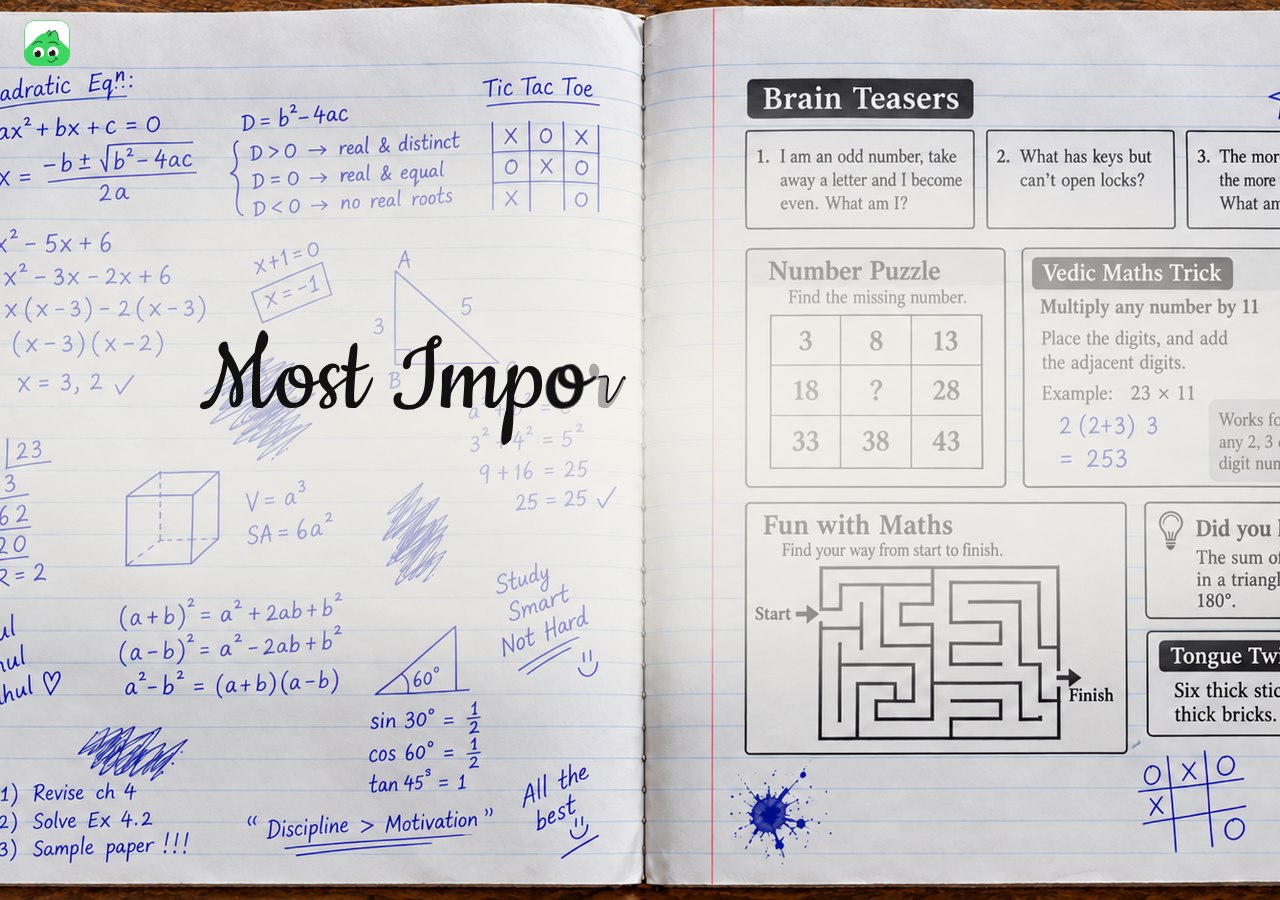
<file: index.html>
<!DOCTYPE html>
<html lang="en">
<head>
<meta charset="UTF-8">
<meta name="viewport" content="width=device-width, initial-scale=1.0">
<title>Homi - Class 10 Maths Important Questions</title>
<link rel="icon" href="homi-logo.svg" type="image/svg+xml">
<link rel="preconnect" href="https://fonts.googleapis.com">
<link href="https://fonts.googleapis.com/css2?family=Archivo+Black&family=Cookie&family=Figtree:wght@400;500;600;700;800&display=swap" rel="stylesheet">
<script>if (location.hash.indexOf('#/chapter') === 0) location.replace('app.html' + location.hash);</script>
<style>
  html, body { height: 100%; margin: 0; overflow: hidden; }
  .hero { position: fixed; inset: 0; background: url(hero-left.png) center/cover no-repeat; }
  .hero::after {
    content: ''; position: absolute; inset: 0;
    background:
      radial-gradient(ellipse 92% 44% at 50% 45%, rgba(246,244,236,.84) 0%, rgba(246,244,236,.55) 55%, rgba(246,244,236,0) 82%);
  }
  .brand-mark { position: absolute; top: 20px; left: 24px; z-index: 2; }
  .brand-mark img { width: 40px; height: 40px; display: block; border-radius: 10px; }
  @media (min-width: 820px) { .brand-mark img { width: 46px; height: 46px; border-radius: 12px; } }
  @media (min-width: 820px) {
    .hero { background-image: url(hero-full.png); }
  }
  .hero-inner {
    position: absolute; inset: 0; z-index: 1;
    display: flex; flex-direction: column; align-items: center; justify-content: center; gap: 6px;
    padding: 0 28px; text-align: center;
  }
  .hw { display: block; height: auto; }
  #hw-wide { width: min(880px, 92vw); display: none; }
  #hw-stack { width: min(430px, 84vw); }
  @media (min-width: 820px) {
    #hw-wide { display: block; }
    #hw-stack { display: none; }
  }
  .hw path { fill: #111; stroke: none; }
  .subline {
    font-family: 'Cookie', cursive; font-weight: 400;
    font-size: 30px; line-height: 1.15; color: #111;
    opacity: 0; transform: translateY(8px);
  }
  .cta {
    margin-top: 22px; font-family: 'Figtree', sans-serif; font-weight: 600; font-size: 15px;
    background: #1c1c1c; color: #fff; text-decoration: none;
    padding: 12px 34px; border-radius: 999px;
    opacity: 0; transform: translateY(8px);
  }
  .cta:active { transform: scale(.97); }
  @media (min-width: 820px) {
    .subline { font-size: 46px; }
    .cta { margin-top: 30px; font-size: 16px; padding: 13px 40px; }
  }
</style>
<noscript><style>.subline,.cta{opacity:1!important;transform:none!important}</style></noscript>
</head>
<body>
<div class="hero">
  <a class="brand-mark" href="https://heyhomi.in"><img src="homi-logo.svg" alt="Homi"></a>
  <div class="hero-inner">
    <svg id="hw-wide" class="hw" viewBox="0 0 7504 1109" xmlns="http://www.w3.org/2000/svg"><g transform="translate(0,789) scale(1,-1)"><path d="M680 252Q680 224 646 150Q573 -5 515 -5Q493 -5 475.0 0.5Q457 6 453 11Q443 23 443 99Q443 279 455 391Q397 334 349 261Q370 181 370.0 122.5Q370 64 347.5 32.0Q325 0 291 0Q250 0 250 79Q250 133 293 222Q273 292 235 359Q219 268 186.0 173.0Q153 78 118.0 31.5Q83 -15 35 -15Q0 -15 0 12Q0 34 15.0 43.0Q30 52 50.5 56.5Q71 61 77 67Q116 108 150.5 207.0Q185 306 201 410Q158 466 158.0 493.5Q158 521 172.5 542.0Q187 563 220 563Q230 563 237.0 537.5Q244 512 244 484Q305 395 337 300Q393 392 465 470Q496 659 537 659Q551 659 566.5 638.0Q582 617 582 595Q582 527 523 457Q511 372 511.0 209.0Q511 46 529.0 46.0Q547 46 577.5 87.5Q608 129 637.5 194.5Q667 260 673.5 260.0Q680 260 680 252ZM303 179Q279 126 279.0 84.5Q279 43 289.0 43.0Q299 43 304.0 67.5Q309 92 309.0 119.0Q309 146 303 179Z" transform="translate(0,0)"/><path d="M313 217Q353 230 368.5 239.5Q384 249 392 254L404 261Q409 264 412 264Q420 264 420.0 255.0Q420 246 389.0 223.5Q358 201 312 183Q305 99 259.0 47.0Q213 -5 128 -5Q66 -5 33.0 44.5Q0 94 0.0 160.5Q0 227 39.5 286.0Q79 345 141 345Q169 365 207.5 365.0Q246 365 279.0 324.0Q312 283 313 217ZM248 166 212 164Q166 164 134.0 191.5Q102 219 102.0 252.0Q102 285 113 309Q70 275 70 175Q70 127 90.0 83.5Q110 40 153.0 40.0Q196 40 220.0 76.5Q244 113 248 166ZM186 332Q170 332 161.0 317.5Q152 303 152 286Q152 249 177.5 226.0Q203 203 237 203H249Q247 252 232.5 292.0Q218 332 186 332Z" transform="translate(651,0)"/><path d="M148 306 150 321Q150 339 129.5 339.0Q109 339 90.0 312.5Q71 286 71.0 269.0Q71 252 73.0 242.0Q75 232 77.5 225.5Q80 219 86.0 210.0Q92 201 95 197L106 183Q113 173 116 170Q168 213 240 266Q244 269 249 269Q259 269 259.0 258.0Q259 247 250 241Q186 200 129 152Q151 120 151.0 82.0Q151 44 122.0 17.0Q93 -10 48.0 -10.0Q3 -10 3 33Q3 64 69 128Q64 134 51.0 147.5Q38 161 31.5 169.0Q25 177 16 190Q0 215 0 244Q0 303 38.0 339.5Q76 376 119 376Q146 376 161.0 361.5Q176 347 176 332Q176 298 160 298Q148 298 148 306ZM84 109Q44 69 44.0 44.5Q44 20 69 20Q84 20 94 32Q116 62 84 109Z" transform="translate(1015,0)"/><path d="M224 163Q145 -5 90.5 -5.0Q36 -5 26.5 8.0Q17 21 17.0 94.0Q17 167 31 305Q-19 315 -22 346Q-22 362 -1.0 362.0Q20 362 36 354Q45 426 57 500Q60 519 76.0 536.0Q92 553 107 553Q120 553 120 512Q120 493 106 337Q133 342 165.5 357.0Q198 372 204 372Q222 372 222 361Q223 351 185.0 333.5Q147 316 103 307Q91 161 91 86Q91 46 103 46Q121 47 151.0 88.0Q181 129 210.5 194.5Q240 260 246.5 260.0Q253 260 253 252Q253 224 224 163Z" transform="translate(1223,0)"/><path d="" transform="translate(1424,0)"/><path d="M371 502 375 316Q375 -20 145 -20Q100 -20 63.5 1.0Q27 22 27 66Q27 93 41.0 110.5Q55 128 78.5 128.0Q102 128 102 117Q102 112 96.0 97.5Q90 83 90.0 68.5Q90 54 107.0 37.5Q124 21 158.0 21.0Q192 21 217.0 35.0Q242 49 257.0 76.5Q272 104 281.5 133.0Q291 162 295 206Q301 271 301.0 353.5Q301 436 303 490Q175 468 175 380Q175 355 164.5 341.0Q154 327 138 327Q108 327 108 361Q108 422 161.5 463.0Q215 504 307 524Q314 565 341.0 590.5Q368 616 390.0 616.0Q412 616 425.5 603.5Q439 591 439 570Q439 521 371 502ZM398 582Q376 582 372 537Q408 548 408 566Q408 582 398 582Z" transform="translate(1623,0)"/><path d="M83 54 84 23Q84 -5 68 -5Q44 -5 22.0 1.5Q0 8 0.0 19.5Q0 31 5.5 98.5Q11 166 11 200V259Q11 307 21.0 317.0Q31 327 56.5 346.0Q82 365 93.5 365.0Q105 365 108.0 361.0Q111 357 111 346Q111 293 91 246Q86 189 86 167Q139 266 160 297Q197 355 227 355Q246 355 262.5 340.0Q279 325 279.0 303.0Q279 281 278.5 261.5Q278 242 277.0 231.0Q276 220 276 217Q280 225 310.0 262.0Q340 299 350.5 310.0Q361 321 373 332Q396 355 414.5 355.0Q433 355 449.5 341.0Q466 327 466 306Q466 262 456.5 176.5Q447 91 447.0 68.5Q447 46 453 46Q470 47 500.0 88.5Q530 130 559.5 195.0Q589 260 595.5 260.0Q602 260 602 252Q602 224 573 163Q494 -5 440 -5Q406 -5 386 11Q379 18 379.0 47.5Q379 77 384.5 143.5Q390 210 390.0 243.0Q390 276 379 276Q366 276 322.5 232.0Q279 188 276 170Q270 136 270 23Q270 -5 255 -5Q232 -5 211.5 1.5Q191 8 191.0 19.5Q191 31 197.0 118.0Q203 205 203.0 240.5Q203 276 191.5 276.0Q180 276 136.0 207.5Q92 139 87.5 112.0Q83 85 83 54Z" transform="translate(2052,0)"/><path d="M31 311Q42 324 66.0 344.5Q90 365 104.0 365.0Q118 365 118.0 325.5Q118 286 97 248Q93 230 91 196Q120 275 149.0 315.0Q178 355 219.5 355.0Q261 355 292.0 317.5Q323 280 323.0 199.5Q323 119 277.5 57.0Q232 -5 158 -5Q120 -5 81 23Q81 -168 59 -268Q57 -277 32.5 -298.5Q8 -320 -3.5 -320.0Q-15 -320 -20.0 -304.0Q-25 -288 -25 -274Q-25 -171 17 -9Q24 85 26.5 197.0Q29 309 31 311ZM164 31Q193 31 224.0 71.5Q255 112 255.0 171.5Q255 231 238.5 266.5Q222 302 194 302Q146 302 85 103Q83 75 83 59Q111 31 164 31Z" transform="translate(2594,0)"/><path d="M313 217Q353 230 368.5 239.5Q384 249 392 254L404 261Q409 264 412 264Q420 264 420.0 255.0Q420 246 389.0 223.5Q358 201 312 183Q305 99 259.0 47.0Q213 -5 128 -5Q66 -5 33.0 44.5Q0 94 0.0 160.5Q0 227 39.5 286.0Q79 345 141 345Q169 365 207.5 365.0Q246 365 279.0 324.0Q312 283 313 217ZM248 166 212 164Q166 164 134.0 191.5Q102 219 102.0 252.0Q102 285 113 309Q70 275 70 175Q70 127 90.0 83.5Q110 40 153.0 40.0Q196 40 220.0 76.5Q244 113 248 166ZM186 332Q170 332 161.0 317.5Q152 303 152 286Q152 249 177.5 226.0Q203 203 237 203H249Q247 252 232.5 292.0Q218 332 186 332Z" transform="translate(2954,0)"/><path d="M87 261 142 267Q150 267 156.0 258.0Q162 249 162.0 239.0Q162 229 155.5 171.0Q149 113 149.0 79.5Q149 46 155 46Q172 47 202.0 88.5Q232 130 261.5 195.0Q291 260 297.5 260.0Q304 260 304 252Q304 224 275 163Q196 -5 142 -5Q103 -5 83 11Q76 18 76.0 98.0Q76 178 93 235Q35 235 12 272Q0 291 0.0 315.0Q0 339 10.0 357.0Q20 375 38.5 375.0Q57 375 72.5 355.5Q88 336 88.0 312.0Q88 288 74 264Q78 261 87 261Z" transform="translate(3318,0)"/><path d="M224 163Q145 -5 90.5 -5.0Q36 -5 26.5 8.0Q17 21 17.0 94.0Q17 167 31 305Q-19 315 -22 346Q-22 362 -1.0 362.0Q20 362 36 354Q45 426 57 500Q60 519 76.0 536.0Q92 553 107 553Q120 553 120 512Q120 493 106 337Q133 342 165.5 357.0Q198 372 204 372Q222 372 222 361Q223 351 185.0 333.5Q147 316 103 307Q91 161 91 86Q91 46 103 46Q121 47 151.0 88.0Q181 129 210.5 194.5Q240 260 246.5 260.0Q253 260 253 252Q253 224 224 163Z" transform="translate(3573,0)"/><path d="M281 -5Q242 -5 222 11Q215 18 215.0 46.5Q215 75 217 123Q191 58 165.5 26.5Q140 -5 100.0 -5.0Q60 -5 30.0 32.5Q0 70 0.0 150.5Q0 231 45.5 293.0Q91 355 165 355Q197 355 237 313Q245 324 265.5 339.5Q286 355 300.5 355.0Q315 355 315 317Q315 307 309.5 278.0Q304 249 297 236Q288 213 288 73Q288 46 294 46Q311 47 341.0 88.5Q371 130 400.5 195.0Q430 260 436.5 260.0Q443 260 443 252Q443 224 414 163Q335 -5 281 -5ZM159 315Q131 315 99.5 273.5Q68 232 68.0 176.0Q68 120 84.5 84.0Q101 48 128 48Q161 48 225 213Q226 221 227.5 240.5Q229 260 230 270Q221 286 198.5 300.5Q176 315 159 315Z" transform="translate(3774,0)"/><path d="M78 54 79 23Q79 -5 63 -5Q39 -5 17.0 1.5Q-5 8 -5.0 19.5Q-5 31 0.5 98.5Q6 166 6 200V259Q6 307 16.0 317.0Q26 327 51.5 346.0Q77 365 88.5 365.0Q100 365 103.0 361.0Q106 357 106 346Q106 293 86 246Q81 189 81 167Q85 173 123.0 235.0Q161 297 187.5 326.0Q214 355 235.0 355.0Q256 355 272.5 341.0Q289 327 289 306Q289 262 279.5 176.5Q270 91 270.0 68.5Q270 46 276 46Q293 47 323.0 88.5Q353 130 382.5 195.0Q412 260 418.5 260.0Q425 260 425 252Q425 224 396 163Q317 -5 263 -5Q224 -5 204 11Q197 18 197.0 47.5Q197 77 202.5 143.5Q208 210 208.0 243.0Q208 276 196.5 276.0Q185 276 136.0 207.5Q87 139 84 120Q78 85 78 54Z" transform="translate(4157,0)"/><path d="M224 163Q145 -5 90.5 -5.0Q36 -5 26.5 8.0Q17 21 17.0 94.0Q17 167 31 305Q-19 315 -22 346Q-22 362 -1.0 362.0Q20 362 36 354Q45 426 57 500Q60 519 76.0 536.0Q92 553 107 553Q120 553 120 512Q120 493 106 337Q133 342 165.5 357.0Q198 372 204 372Q222 372 222 361Q223 351 185.0 333.5Q147 316 103 307Q91 161 91 86Q91 46 103 46Q121 47 151.0 88.0Q181 129 210.5 194.5Q240 260 246.5 260.0Q253 260 253 252Q253 224 224 163Z" transform="translate(4528,0)"/><path d="" transform="translate(4729,0)"/><path d="M342 592Q439 592 495.0 529.0Q551 466 551.0 355.0Q551 244 503.5 153.0Q456 62 371 19Q414 -19 432 -19Q485 -19 518 30Q535 55 545.0 55.0Q555 55 555 45Q555 21 538 -5Q488 -83 399 -83Q360 -83 293 -5Q265 -10 242 -10Q151 -10 93.5 56.0Q36 122 36 217Q36 363 108 472Q143 527 203.5 559.5Q264 592 342 592ZM315 546Q208 546 157.5 467.0Q107 388 107 258Q107 204 129.0 157.0Q151 110 186 79Q215 108 246.0 108.0Q277 108 339 50Q404 71 438.0 136.5Q472 202 472.0 303.0Q472 404 428.0 475.0Q384 546 315 546Z" transform="translate(4928,0)"/><path d="M0 87 6 199Q6 306 16.0 316.0Q26 326 51.5 345.5Q77 365 88.5 365.0Q100 365 103.0 361.0Q106 357 106 345Q106 302 87 258Q72 166 72.0 107.0Q72 48 91 48Q114 48 145.0 88.0Q176 128 207 207Q216 307 221.5 315.0Q227 323 249.0 344.0Q271 365 285.5 365.0Q300 365 300 327Q300 317 294.5 288.0Q289 259 282 246Q271 218 271 73Q271 46 277 46Q294 47 324.0 88.5Q354 130 383.5 195.0Q413 260 419.5 260.0Q426 260 426 252Q426 224 397 163Q318 -5 264 -5Q225 -5 205 11Q198 18 198.0 54.0Q198 90 201 134Q169 66 137.0 30.5Q105 -5 65.5 -5.0Q26 -5 13.0 16.0Q0 37 0 87Z" transform="translate(5527,0)"/><path d="M122 -5Q66 -5 33.0 37.5Q0 80 0 134Q0 243 46.0 299.0Q92 355 165 355Q199 355 221.0 336.5Q243 318 243 286Q243 226 192.5 185.5Q142 145 69 143Q73 104 95.5 75.5Q118 47 148.0 47.0Q178 47 202.0 61.0Q226 75 246 101Q288 156 318 226Q326 244 330.5 252.0Q335 260 340.5 260.0Q346 260 346 252Q346 202 285 102Q219 -5 122 -5ZM69 167Q128 177 155.5 205.0Q183 233 183.0 278.0Q183 323 154 323Q119 323 95.0 274.5Q71 226 69 167Z" transform="translate(5892,0)"/><path d="M148 306 150 321Q150 339 129.5 339.0Q109 339 90.0 312.5Q71 286 71.0 269.0Q71 252 73.0 242.0Q75 232 77.5 225.5Q80 219 86.0 210.0Q92 201 95 197L106 183Q113 173 116 170Q168 213 240 266Q244 269 249 269Q259 269 259.0 258.0Q259 247 250 241Q186 200 129 152Q151 120 151.0 82.0Q151 44 122.0 17.0Q93 -10 48.0 -10.0Q3 -10 3 33Q3 64 69 128Q64 134 51.0 147.5Q38 161 31.5 169.0Q25 177 16 190Q0 215 0 244Q0 303 38.0 339.5Q76 376 119 376Q146 376 161.0 361.5Q176 347 176 332Q176 298 160 298Q148 298 148 306ZM84 109Q44 69 44.0 44.5Q44 20 69 20Q84 20 94 32Q116 62 84 109Z" transform="translate(6185,0)"/><path d="M224 163Q145 -5 90.5 -5.0Q36 -5 26.5 8.0Q17 21 17.0 94.0Q17 167 31 305Q-19 315 -22 346Q-22 362 -1.0 362.0Q20 362 36 354Q45 426 57 500Q60 519 76.0 536.0Q92 553 107 553Q120 553 120 512Q120 493 106 337Q133 342 165.5 357.0Q198 372 204 372Q222 372 222 361Q223 351 185.0 333.5Q147 316 103 307Q91 161 91 86Q91 46 103 46Q121 47 151.0 88.0Q181 129 210.5 194.5Q240 260 246.5 260.0Q253 260 253 252Q253 224 224 163Z" transform="translate(6393,0)"/><path d="M37 489Q37 507 56.0 520.0Q75 533 90 533Q117 533 117.0 502.0Q117 471 101.0 448.5Q85 426 56 426Q37 426 37 489ZM66 -5Q27 -5 7 11Q0 18 0.0 61.0Q0 104 6.5 204.5Q13 305 18.0 313.0Q23 321 49.0 343.0Q75 365 89.5 365.0Q104 365 104 327Q104 317 98.5 288.0Q93 259 86 246Q73 213 73 73Q73 46 79 46Q96 47 126.0 88.5Q156 130 185.5 195.0Q215 260 221.5 260.0Q228 260 228 252Q228 224 199 163Q120 -5 66 -5Z" transform="translate(6594,0)"/><path d="M313 217Q353 230 368.5 239.5Q384 249 392 254L404 261Q409 264 412 264Q420 264 420.0 255.0Q420 246 389.0 223.5Q358 201 312 183Q305 99 259.0 47.0Q213 -5 128 -5Q66 -5 33.0 44.5Q0 94 0.0 160.5Q0 227 39.5 286.0Q79 345 141 345Q169 365 207.5 365.0Q246 365 279.0 324.0Q312 283 313 217ZM248 166 212 164Q166 164 134.0 191.5Q102 219 102.0 252.0Q102 285 113 309Q70 275 70 175Q70 127 90.0 83.5Q110 40 153.0 40.0Q196 40 220.0 76.5Q244 113 248 166ZM186 332Q170 332 161.0 317.5Q152 303 152 286Q152 249 177.5 226.0Q203 203 237 203H249Q247 252 232.5 292.0Q218 332 186 332Z" transform="translate(6769,0)"/><path d="M78 54 79 23Q79 -5 63 -5Q39 -5 17.0 1.5Q-5 8 -5.0 19.5Q-5 31 0.5 98.5Q6 166 6 200V259Q6 307 16.0 317.0Q26 327 51.5 346.0Q77 365 88.5 365.0Q100 365 103.0 361.0Q106 357 106 346Q106 293 86 246Q81 189 81 167Q85 173 123.0 235.0Q161 297 187.5 326.0Q214 355 235.0 355.0Q256 355 272.5 341.0Q289 327 289 306Q289 262 279.5 176.5Q270 91 270.0 68.5Q270 46 276 46Q293 47 323.0 88.5Q353 130 382.5 195.0Q412 260 418.5 260.0Q425 260 425 252Q425 224 396 163Q317 -5 263 -5Q224 -5 204 11Q197 18 197.0 47.5Q197 77 202.5 143.5Q208 210 208.0 243.0Q208 276 196.5 276.0Q185 276 136.0 207.5Q87 139 84 120Q78 85 78 54Z" transform="translate(7133,0)"/></g></svg>
    <svg id="hw-stack" class="hw" viewBox="0 0 4928 2159" xmlns="http://www.w3.org/2000/svg"><g transform="translate(0,789) scale(1,-1)"><path d="M680 252Q680 224 646 150Q573 -5 515 -5Q493 -5 475.0 0.5Q457 6 453 11Q443 23 443 99Q443 279 455 391Q397 334 349 261Q370 181 370.0 122.5Q370 64 347.5 32.0Q325 0 291 0Q250 0 250 79Q250 133 293 222Q273 292 235 359Q219 268 186.0 173.0Q153 78 118.0 31.5Q83 -15 35 -15Q0 -15 0 12Q0 34 15.0 43.0Q30 52 50.5 56.5Q71 61 77 67Q116 108 150.5 207.0Q185 306 201 410Q158 466 158.0 493.5Q158 521 172.5 542.0Q187 563 220 563Q230 563 237.0 537.5Q244 512 244 484Q305 395 337 300Q393 392 465 470Q496 659 537 659Q551 659 566.5 638.0Q582 617 582 595Q582 527 523 457Q511 372 511.0 209.0Q511 46 529.0 46.0Q547 46 577.5 87.5Q608 129 637.5 194.5Q667 260 673.5 260.0Q680 260 680 252ZM303 179Q279 126 279.0 84.5Q279 43 289.0 43.0Q299 43 304.0 67.5Q309 92 309.0 119.0Q309 146 303 179Z" transform="translate(0,0)"/><path d="M313 217Q353 230 368.5 239.5Q384 249 392 254L404 261Q409 264 412 264Q420 264 420.0 255.0Q420 246 389.0 223.5Q358 201 312 183Q305 99 259.0 47.0Q213 -5 128 -5Q66 -5 33.0 44.5Q0 94 0.0 160.5Q0 227 39.5 286.0Q79 345 141 345Q169 365 207.5 365.0Q246 365 279.0 324.0Q312 283 313 217ZM248 166 212 164Q166 164 134.0 191.5Q102 219 102.0 252.0Q102 285 113 309Q70 275 70 175Q70 127 90.0 83.5Q110 40 153.0 40.0Q196 40 220.0 76.5Q244 113 248 166ZM186 332Q170 332 161.0 317.5Q152 303 152 286Q152 249 177.5 226.0Q203 203 237 203H249Q247 252 232.5 292.0Q218 332 186 332Z" transform="translate(651,0)"/><path d="M148 306 150 321Q150 339 129.5 339.0Q109 339 90.0 312.5Q71 286 71.0 269.0Q71 252 73.0 242.0Q75 232 77.5 225.5Q80 219 86.0 210.0Q92 201 95 197L106 183Q113 173 116 170Q168 213 240 266Q244 269 249 269Q259 269 259.0 258.0Q259 247 250 241Q186 200 129 152Q151 120 151.0 82.0Q151 44 122.0 17.0Q93 -10 48.0 -10.0Q3 -10 3 33Q3 64 69 128Q64 134 51.0 147.5Q38 161 31.5 169.0Q25 177 16 190Q0 215 0 244Q0 303 38.0 339.5Q76 376 119 376Q146 376 161.0 361.5Q176 347 176 332Q176 298 160 298Q148 298 148 306ZM84 109Q44 69 44.0 44.5Q44 20 69 20Q84 20 94 32Q116 62 84 109Z" transform="translate(1015,0)"/><path d="M224 163Q145 -5 90.5 -5.0Q36 -5 26.5 8.0Q17 21 17.0 94.0Q17 167 31 305Q-19 315 -22 346Q-22 362 -1.0 362.0Q20 362 36 354Q45 426 57 500Q60 519 76.0 536.0Q92 553 107 553Q120 553 120 512Q120 493 106 337Q133 342 165.5 357.0Q198 372 204 372Q222 372 222 361Q223 351 185.0 333.5Q147 316 103 307Q91 161 91 86Q91 46 103 46Q121 47 151.0 88.0Q181 129 210.5 194.5Q240 260 246.5 260.0Q253 260 253 252Q253 224 224 163Z" transform="translate(1223,0)"/><path d="" transform="translate(1424,0)"/><path d="M371 502 375 316Q375 -20 145 -20Q100 -20 63.5 1.0Q27 22 27 66Q27 93 41.0 110.5Q55 128 78.5 128.0Q102 128 102 117Q102 112 96.0 97.5Q90 83 90.0 68.5Q90 54 107.0 37.5Q124 21 158.0 21.0Q192 21 217.0 35.0Q242 49 257.0 76.5Q272 104 281.5 133.0Q291 162 295 206Q301 271 301.0 353.5Q301 436 303 490Q175 468 175 380Q175 355 164.5 341.0Q154 327 138 327Q108 327 108 361Q108 422 161.5 463.0Q215 504 307 524Q314 565 341.0 590.5Q368 616 390.0 616.0Q412 616 425.5 603.5Q439 591 439 570Q439 521 371 502ZM398 582Q376 582 372 537Q408 548 408 566Q408 582 398 582Z" transform="translate(1623,0)"/><path d="M83 54 84 23Q84 -5 68 -5Q44 -5 22.0 1.5Q0 8 0.0 19.5Q0 31 5.5 98.5Q11 166 11 200V259Q11 307 21.0 317.0Q31 327 56.5 346.0Q82 365 93.5 365.0Q105 365 108.0 361.0Q111 357 111 346Q111 293 91 246Q86 189 86 167Q139 266 160 297Q197 355 227 355Q246 355 262.5 340.0Q279 325 279.0 303.0Q279 281 278.5 261.5Q278 242 277.0 231.0Q276 220 276 217Q280 225 310.0 262.0Q340 299 350.5 310.0Q361 321 373 332Q396 355 414.5 355.0Q433 355 449.5 341.0Q466 327 466 306Q466 262 456.5 176.5Q447 91 447.0 68.5Q447 46 453 46Q470 47 500.0 88.5Q530 130 559.5 195.0Q589 260 595.5 260.0Q602 260 602 252Q602 224 573 163Q494 -5 440 -5Q406 -5 386 11Q379 18 379.0 47.5Q379 77 384.5 143.5Q390 210 390.0 243.0Q390 276 379 276Q366 276 322.5 232.0Q279 188 276 170Q270 136 270 23Q270 -5 255 -5Q232 -5 211.5 1.5Q191 8 191.0 19.5Q191 31 197.0 118.0Q203 205 203.0 240.5Q203 276 191.5 276.0Q180 276 136.0 207.5Q92 139 87.5 112.0Q83 85 83 54Z" transform="translate(2052,0)"/><path d="M31 311Q42 324 66.0 344.5Q90 365 104.0 365.0Q118 365 118.0 325.5Q118 286 97 248Q93 230 91 196Q120 275 149.0 315.0Q178 355 219.5 355.0Q261 355 292.0 317.5Q323 280 323.0 199.5Q323 119 277.5 57.0Q232 -5 158 -5Q120 -5 81 23Q81 -168 59 -268Q57 -277 32.5 -298.5Q8 -320 -3.5 -320.0Q-15 -320 -20.0 -304.0Q-25 -288 -25 -274Q-25 -171 17 -9Q24 85 26.5 197.0Q29 309 31 311ZM164 31Q193 31 224.0 71.5Q255 112 255.0 171.5Q255 231 238.5 266.5Q222 302 194 302Q146 302 85 103Q83 75 83 59Q111 31 164 31Z" transform="translate(2594,0)"/><path d="M313 217Q353 230 368.5 239.5Q384 249 392 254L404 261Q409 264 412 264Q420 264 420.0 255.0Q420 246 389.0 223.5Q358 201 312 183Q305 99 259.0 47.0Q213 -5 128 -5Q66 -5 33.0 44.5Q0 94 0.0 160.5Q0 227 39.5 286.0Q79 345 141 345Q169 365 207.5 365.0Q246 365 279.0 324.0Q312 283 313 217ZM248 166 212 164Q166 164 134.0 191.5Q102 219 102.0 252.0Q102 285 113 309Q70 275 70 175Q70 127 90.0 83.5Q110 40 153.0 40.0Q196 40 220.0 76.5Q244 113 248 166ZM186 332Q170 332 161.0 317.5Q152 303 152 286Q152 249 177.5 226.0Q203 203 237 203H249Q247 252 232.5 292.0Q218 332 186 332Z" transform="translate(2954,0)"/><path d="M87 261 142 267Q150 267 156.0 258.0Q162 249 162.0 239.0Q162 229 155.5 171.0Q149 113 149.0 79.5Q149 46 155 46Q172 47 202.0 88.5Q232 130 261.5 195.0Q291 260 297.5 260.0Q304 260 304 252Q304 224 275 163Q196 -5 142 -5Q103 -5 83 11Q76 18 76.0 98.0Q76 178 93 235Q35 235 12 272Q0 291 0.0 315.0Q0 339 10.0 357.0Q20 375 38.5 375.0Q57 375 72.5 355.5Q88 336 88.0 312.0Q88 288 74 264Q78 261 87 261Z" transform="translate(3318,0)"/><path d="M224 163Q145 -5 90.5 -5.0Q36 -5 26.5 8.0Q17 21 17.0 94.0Q17 167 31 305Q-19 315 -22 346Q-22 362 -1.0 362.0Q20 362 36 354Q45 426 57 500Q60 519 76.0 536.0Q92 553 107 553Q120 553 120 512Q120 493 106 337Q133 342 165.5 357.0Q198 372 204 372Q222 372 222 361Q223 351 185.0 333.5Q147 316 103 307Q91 161 91 86Q91 46 103 46Q121 47 151.0 88.0Q181 129 210.5 194.5Q240 260 246.5 260.0Q253 260 253 252Q253 224 224 163Z" transform="translate(3573,0)"/><path d="M281 -5Q242 -5 222 11Q215 18 215.0 46.5Q215 75 217 123Q191 58 165.5 26.5Q140 -5 100.0 -5.0Q60 -5 30.0 32.5Q0 70 0.0 150.5Q0 231 45.5 293.0Q91 355 165 355Q197 355 237 313Q245 324 265.5 339.5Q286 355 300.5 355.0Q315 355 315 317Q315 307 309.5 278.0Q304 249 297 236Q288 213 288 73Q288 46 294 46Q311 47 341.0 88.5Q371 130 400.5 195.0Q430 260 436.5 260.0Q443 260 443 252Q443 224 414 163Q335 -5 281 -5ZM159 315Q131 315 99.5 273.5Q68 232 68.0 176.0Q68 120 84.5 84.0Q101 48 128 48Q161 48 225 213Q226 221 227.5 240.5Q229 260 230 270Q221 286 198.5 300.5Q176 315 159 315Z" transform="translate(3774,0)"/><path d="M78 54 79 23Q79 -5 63 -5Q39 -5 17.0 1.5Q-5 8 -5.0 19.5Q-5 31 0.5 98.5Q6 166 6 200V259Q6 307 16.0 317.0Q26 327 51.5 346.0Q77 365 88.5 365.0Q100 365 103.0 361.0Q106 357 106 346Q106 293 86 246Q81 189 81 167Q85 173 123.0 235.0Q161 297 187.5 326.0Q214 355 235.0 355.0Q256 355 272.5 341.0Q289 327 289 306Q289 262 279.5 176.5Q270 91 270.0 68.5Q270 46 276 46Q293 47 323.0 88.5Q353 130 382.5 195.0Q412 260 418.5 260.0Q425 260 425 252Q425 224 396 163Q317 -5 263 -5Q224 -5 204 11Q197 18 197.0 47.5Q197 77 202.5 143.5Q208 210 208.0 243.0Q208 276 196.5 276.0Q185 276 136.0 207.5Q87 139 84 120Q78 85 78 54Z" transform="translate(4157,0)"/><path d="M224 163Q145 -5 90.5 -5.0Q36 -5 26.5 8.0Q17 21 17.0 94.0Q17 167 31 305Q-19 315 -22 346Q-22 362 -1.0 362.0Q20 362 36 354Q45 426 57 500Q60 519 76.0 536.0Q92 553 107 553Q120 553 120 512Q120 493 106 337Q133 342 165.5 357.0Q198 372 204 372Q222 372 222 361Q223 351 185.0 333.5Q147 316 103 307Q91 161 91 86Q91 46 103 46Q121 47 151.0 88.0Q181 129 210.5 194.5Q240 260 246.5 260.0Q253 260 253 252Q253 224 224 163Z" transform="translate(4528,0)"/><path d="" transform="translate(4729,0)"/><path d="M342 592Q439 592 495.0 529.0Q551 466 551.0 355.0Q551 244 503.5 153.0Q456 62 371 19Q414 -19 432 -19Q485 -19 518 30Q535 55 545.0 55.0Q555 55 555 45Q555 21 538 -5Q488 -83 399 -83Q360 -83 293 -5Q265 -10 242 -10Q151 -10 93.5 56.0Q36 122 36 217Q36 363 108 472Q143 527 203.5 559.5Q264 592 342 592ZM315 546Q208 546 157.5 467.0Q107 388 107 258Q107 204 129.0 157.0Q151 110 186 79Q215 108 246.0 108.0Q277 108 339 50Q404 71 438.0 136.5Q472 202 472.0 303.0Q472 404 428.0 475.0Q384 546 315 546Z" transform="translate(1176,-1050)"/><path d="M0 87 6 199Q6 306 16.0 316.0Q26 326 51.5 345.5Q77 365 88.5 365.0Q100 365 103.0 361.0Q106 357 106 345Q106 302 87 258Q72 166 72.0 107.0Q72 48 91 48Q114 48 145.0 88.0Q176 128 207 207Q216 307 221.5 315.0Q227 323 249.0 344.0Q271 365 285.5 365.0Q300 365 300 327Q300 317 294.5 288.0Q289 259 282 246Q271 218 271 73Q271 46 277 46Q294 47 324.0 88.5Q354 130 383.5 195.0Q413 260 419.5 260.0Q426 260 426 252Q426 224 397 163Q318 -5 264 -5Q225 -5 205 11Q198 18 198.0 54.0Q198 90 201 134Q169 66 137.0 30.5Q105 -5 65.5 -5.0Q26 -5 13.0 16.0Q0 37 0 87Z" transform="translate(1775,-1050)"/><path d="M122 -5Q66 -5 33.0 37.5Q0 80 0 134Q0 243 46.0 299.0Q92 355 165 355Q199 355 221.0 336.5Q243 318 243 286Q243 226 192.5 185.5Q142 145 69 143Q73 104 95.5 75.5Q118 47 148.0 47.0Q178 47 202.0 61.0Q226 75 246 101Q288 156 318 226Q326 244 330.5 252.0Q335 260 340.5 260.0Q346 260 346 252Q346 202 285 102Q219 -5 122 -5ZM69 167Q128 177 155.5 205.0Q183 233 183.0 278.0Q183 323 154 323Q119 323 95.0 274.5Q71 226 69 167Z" transform="translate(2140,-1050)"/><path d="M148 306 150 321Q150 339 129.5 339.0Q109 339 90.0 312.5Q71 286 71.0 269.0Q71 252 73.0 242.0Q75 232 77.5 225.5Q80 219 86.0 210.0Q92 201 95 197L106 183Q113 173 116 170Q168 213 240 266Q244 269 249 269Q259 269 259.0 258.0Q259 247 250 241Q186 200 129 152Q151 120 151.0 82.0Q151 44 122.0 17.0Q93 -10 48.0 -10.0Q3 -10 3 33Q3 64 69 128Q64 134 51.0 147.5Q38 161 31.5 169.0Q25 177 16 190Q0 215 0 244Q0 303 38.0 339.5Q76 376 119 376Q146 376 161.0 361.5Q176 347 176 332Q176 298 160 298Q148 298 148 306ZM84 109Q44 69 44.0 44.5Q44 20 69 20Q84 20 94 32Q116 62 84 109Z" transform="translate(2433,-1050)"/><path d="M224 163Q145 -5 90.5 -5.0Q36 -5 26.5 8.0Q17 21 17.0 94.0Q17 167 31 305Q-19 315 -22 346Q-22 362 -1.0 362.0Q20 362 36 354Q45 426 57 500Q60 519 76.0 536.0Q92 553 107 553Q120 553 120 512Q120 493 106 337Q133 342 165.5 357.0Q198 372 204 372Q222 372 222 361Q223 351 185.0 333.5Q147 316 103 307Q91 161 91 86Q91 46 103 46Q121 47 151.0 88.0Q181 129 210.5 194.5Q240 260 246.5 260.0Q253 260 253 252Q253 224 224 163Z" transform="translate(2641,-1050)"/><path d="M37 489Q37 507 56.0 520.0Q75 533 90 533Q117 533 117.0 502.0Q117 471 101.0 448.5Q85 426 56 426Q37 426 37 489ZM66 -5Q27 -5 7 11Q0 18 0.0 61.0Q0 104 6.5 204.5Q13 305 18.0 313.0Q23 321 49.0 343.0Q75 365 89.5 365.0Q104 365 104 327Q104 317 98.5 288.0Q93 259 86 246Q73 213 73 73Q73 46 79 46Q96 47 126.0 88.5Q156 130 185.5 195.0Q215 260 221.5 260.0Q228 260 228 252Q228 224 199 163Q120 -5 66 -5Z" transform="translate(2842,-1050)"/><path d="M313 217Q353 230 368.5 239.5Q384 249 392 254L404 261Q409 264 412 264Q420 264 420.0 255.0Q420 246 389.0 223.5Q358 201 312 183Q305 99 259.0 47.0Q213 -5 128 -5Q66 -5 33.0 44.5Q0 94 0.0 160.5Q0 227 39.5 286.0Q79 345 141 345Q169 365 207.5 365.0Q246 365 279.0 324.0Q312 283 313 217ZM248 166 212 164Q166 164 134.0 191.5Q102 219 102.0 252.0Q102 285 113 309Q70 275 70 175Q70 127 90.0 83.5Q110 40 153.0 40.0Q196 40 220.0 76.5Q244 113 248 166ZM186 332Q170 332 161.0 317.5Q152 303 152 286Q152 249 177.5 226.0Q203 203 237 203H249Q247 252 232.5 292.0Q218 332 186 332Z" transform="translate(3017,-1050)"/><path d="M78 54 79 23Q79 -5 63 -5Q39 -5 17.0 1.5Q-5 8 -5.0 19.5Q-5 31 0.5 98.5Q6 166 6 200V259Q6 307 16.0 317.0Q26 327 51.5 346.0Q77 365 88.5 365.0Q100 365 103.0 361.0Q106 357 106 346Q106 293 86 246Q81 189 81 167Q85 173 123.0 235.0Q161 297 187.5 326.0Q214 355 235.0 355.0Q256 355 272.5 341.0Q289 327 289 306Q289 262 279.5 176.5Q270 91 270.0 68.5Q270 46 276 46Q293 47 323.0 88.5Q353 130 382.5 195.0Q412 260 418.5 260.0Q425 260 425 252Q425 224 396 163Q317 -5 263 -5Q224 -5 204 11Q197 18 197.0 47.5Q197 77 202.5 143.5Q208 210 208.0 243.0Q208 276 196.5 276.0Q185 276 136.0 207.5Q87 139 84 120Q78 85 78 54Z" transform="translate(3381,-1050)"/></g></svg>
    <div class="subline">Based on previous year papers</div>
    <a class="cta" href="https://cbse-x-maths.surge.sh/app.html">Start Studying</a>
  </div>
</div>
<script>
(function () {
  var wide = document.getElementById('hw-wide');
  var stack = document.getElementById('hw-stack');
  function visibleSvg() {
    return getComputedStyle(wide).display !== 'none' ? wide : stack;
  }
  var svg = visibleSvg();
  var paths = [].slice.call(svg.querySelectorAll('path')).filter(function (p) {
    return p.getTotalLength() > 0;
  });
  var K = 0.2, MIN = 50, MAX = 130, GAP = 12;
  var SW = 16;
  var items = paths.map(function (p) {
    var len = p.getTotalLength();
    p.style.stroke = '#111';
    p.style.strokeWidth = SW;
    p.style.strokeLinecap = 'round';
    p.style.strokeLinejoin = 'round';
    p.style.fillOpacity = '0';
    p.setAttribute('fill-opacity', '0');
    p.style.strokeDasharray = String(len);
    p.style.strokeDashoffset = String(len);
    return { p: p, len: len };
  });
  var t = 0;
  items.forEach(function (it) {
    it.dur = Math.max(MIN, Math.min(MAX, it.len * K));
    it.start = t;
    t += it.dur + GAP;
  });
  var total = t - GAP;
  var subline = document.querySelector('.subline');
  var cta = document.querySelector('.cta');
  function clamp01(v) { return Math.max(0, Math.min(1, v)); }
  function setT(ms) {
    items.forEach(function (it) {
      var local = clamp01((ms - it.start) / it.dur);
      it.p.style.strokeDashoffset = String(it.len * (1 - local));
      var fo = clamp01((ms - (it.start + it.dur - 120)) / 120);
      it.p.style.fillOpacity = String(fo);
      it.p.style.strokeOpacity = String(1 - clamp01((ms - (it.start + it.dur)) / 150));
    });
    var sub = clamp01((ms - (total + 60)) / 400);
    subline.style.opacity = String(sub);
    subline.style.transform = 'translateY(' + (8 * (1 - sub)) + 'px)';
    var cv = clamp01((ms - (total + 200)) / 400);
    cta.style.opacity = String(cv);
    cta.style.transform = 'translateY(' + (8 * (1 - cv)) + 'px)';
  }
  window.__heroSetT = setT;
  window.__heroTotal = total + 800;
  var rafId = null;
  function start() {
    var t0 = performance.now();
    function frame(now) {
      setT(now - t0);
      if (now - t0 < total + 900) rafId = requestAnimationFrame(frame);
    }
    rafId = requestAnimationFrame(frame);
  }
  var frozen = location.search.indexOf('freeze') !== -1;
  if (window.matchMedia && window.matchMedia('(prefers-reduced-motion: reduce)').matches) {
    setT(1e9);
  } else if (frozen) {
    setT(0);
  } else {
    start();
  }
  window.__heroStart = function () { if (rafId) cancelAnimationFrame(rafId); start(); };
})();
</script>
</body>
</html>
</file>
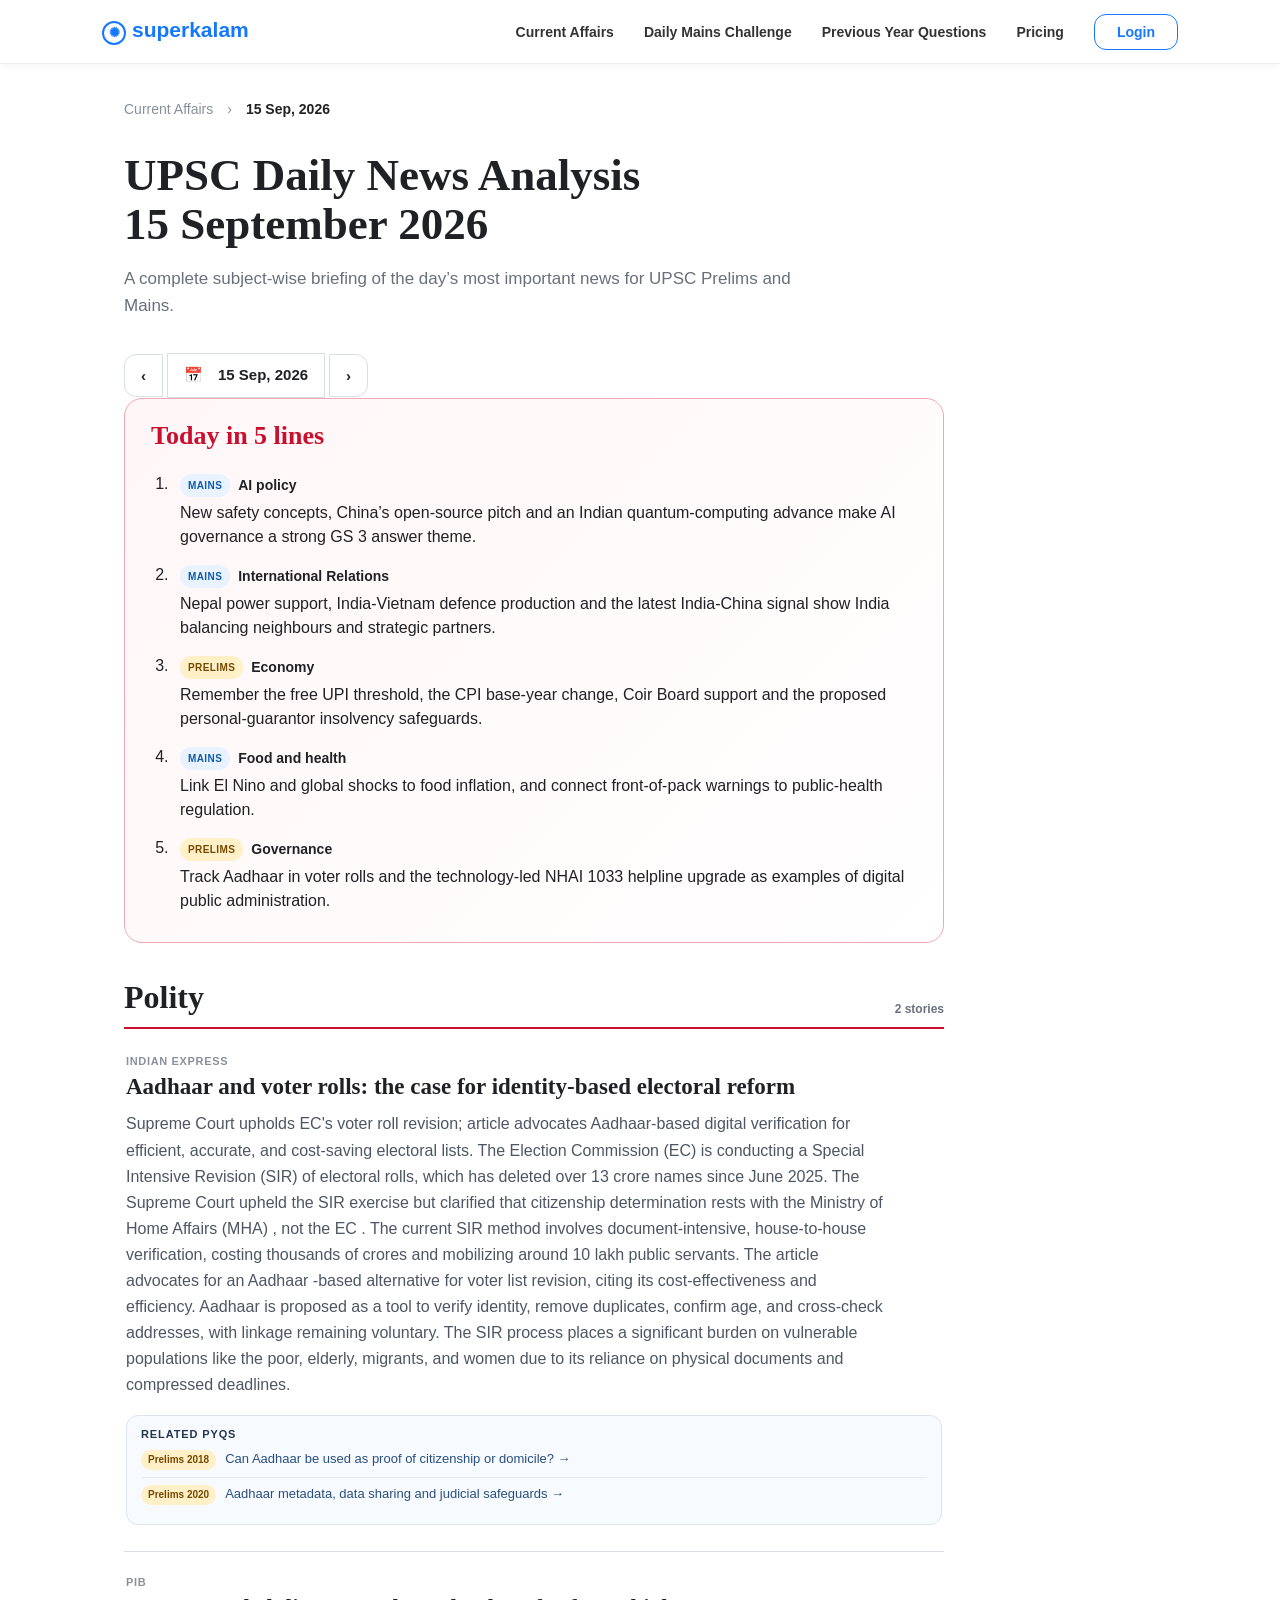
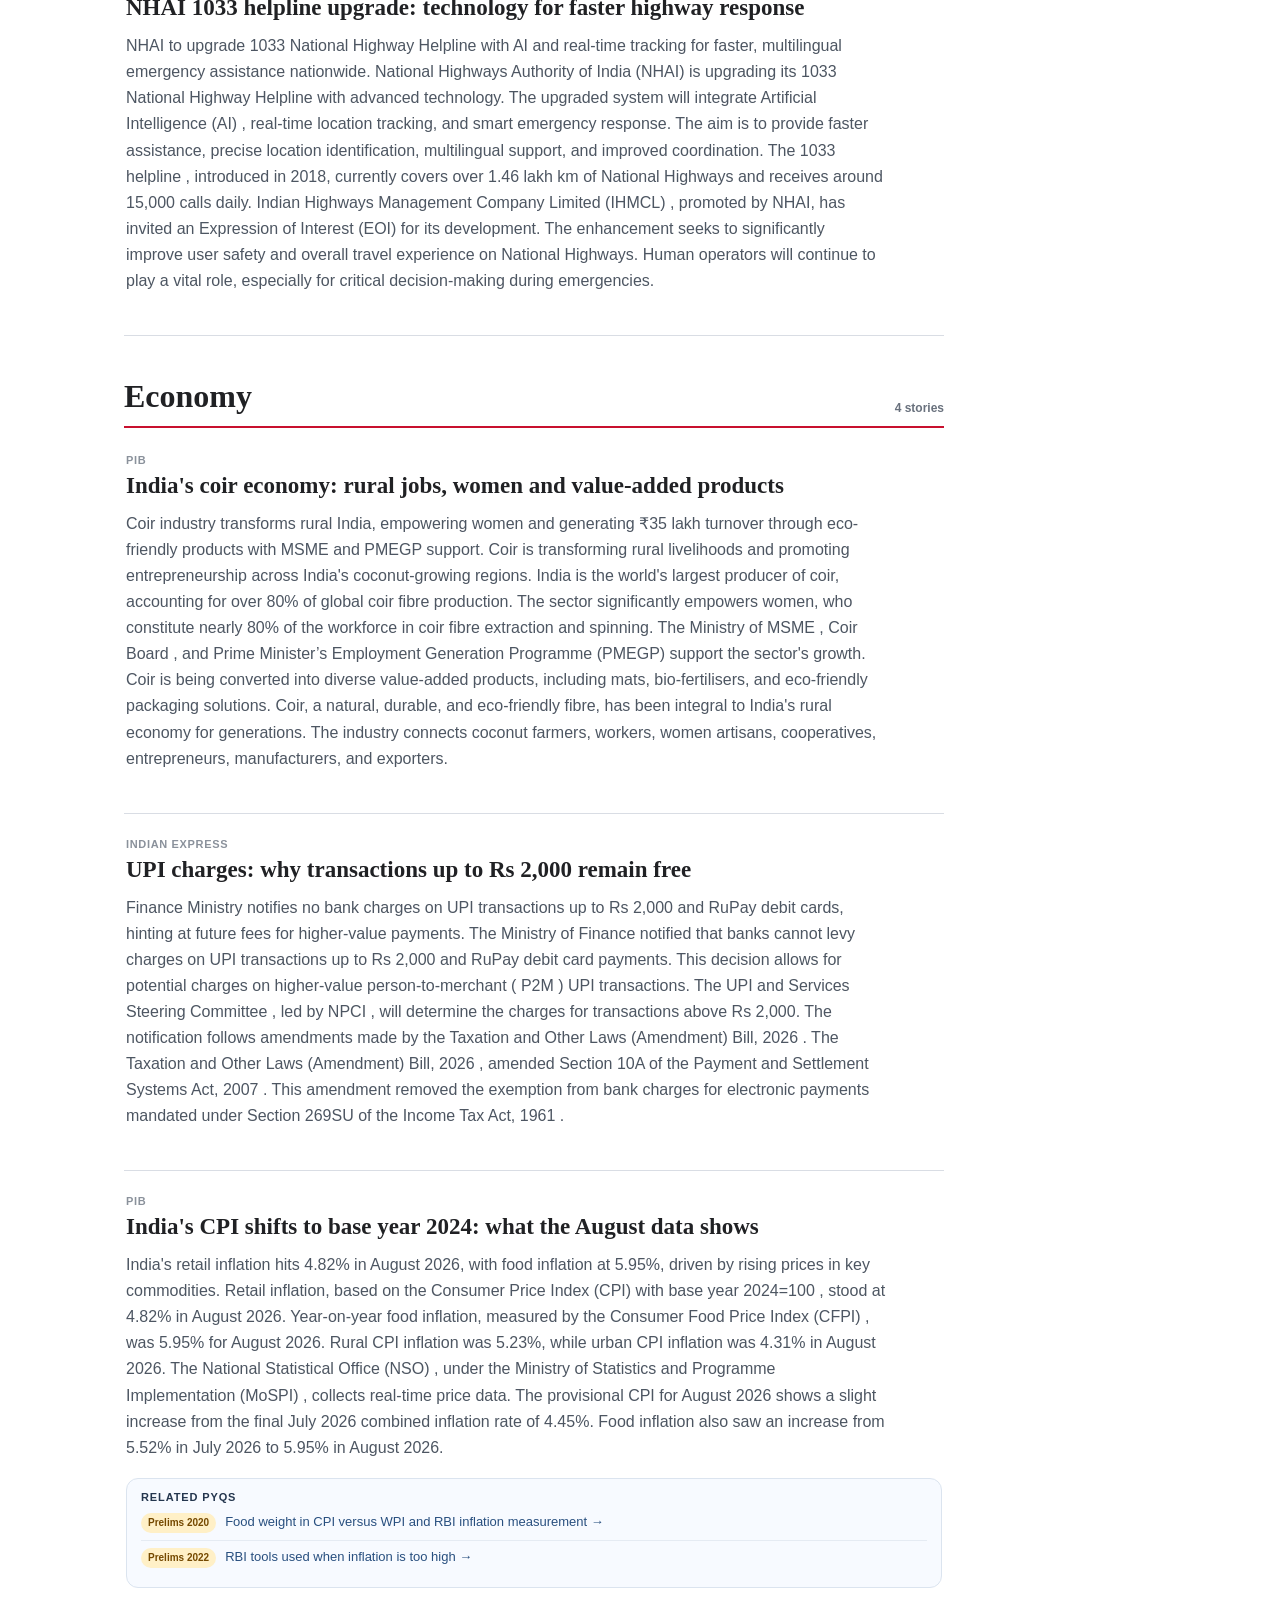
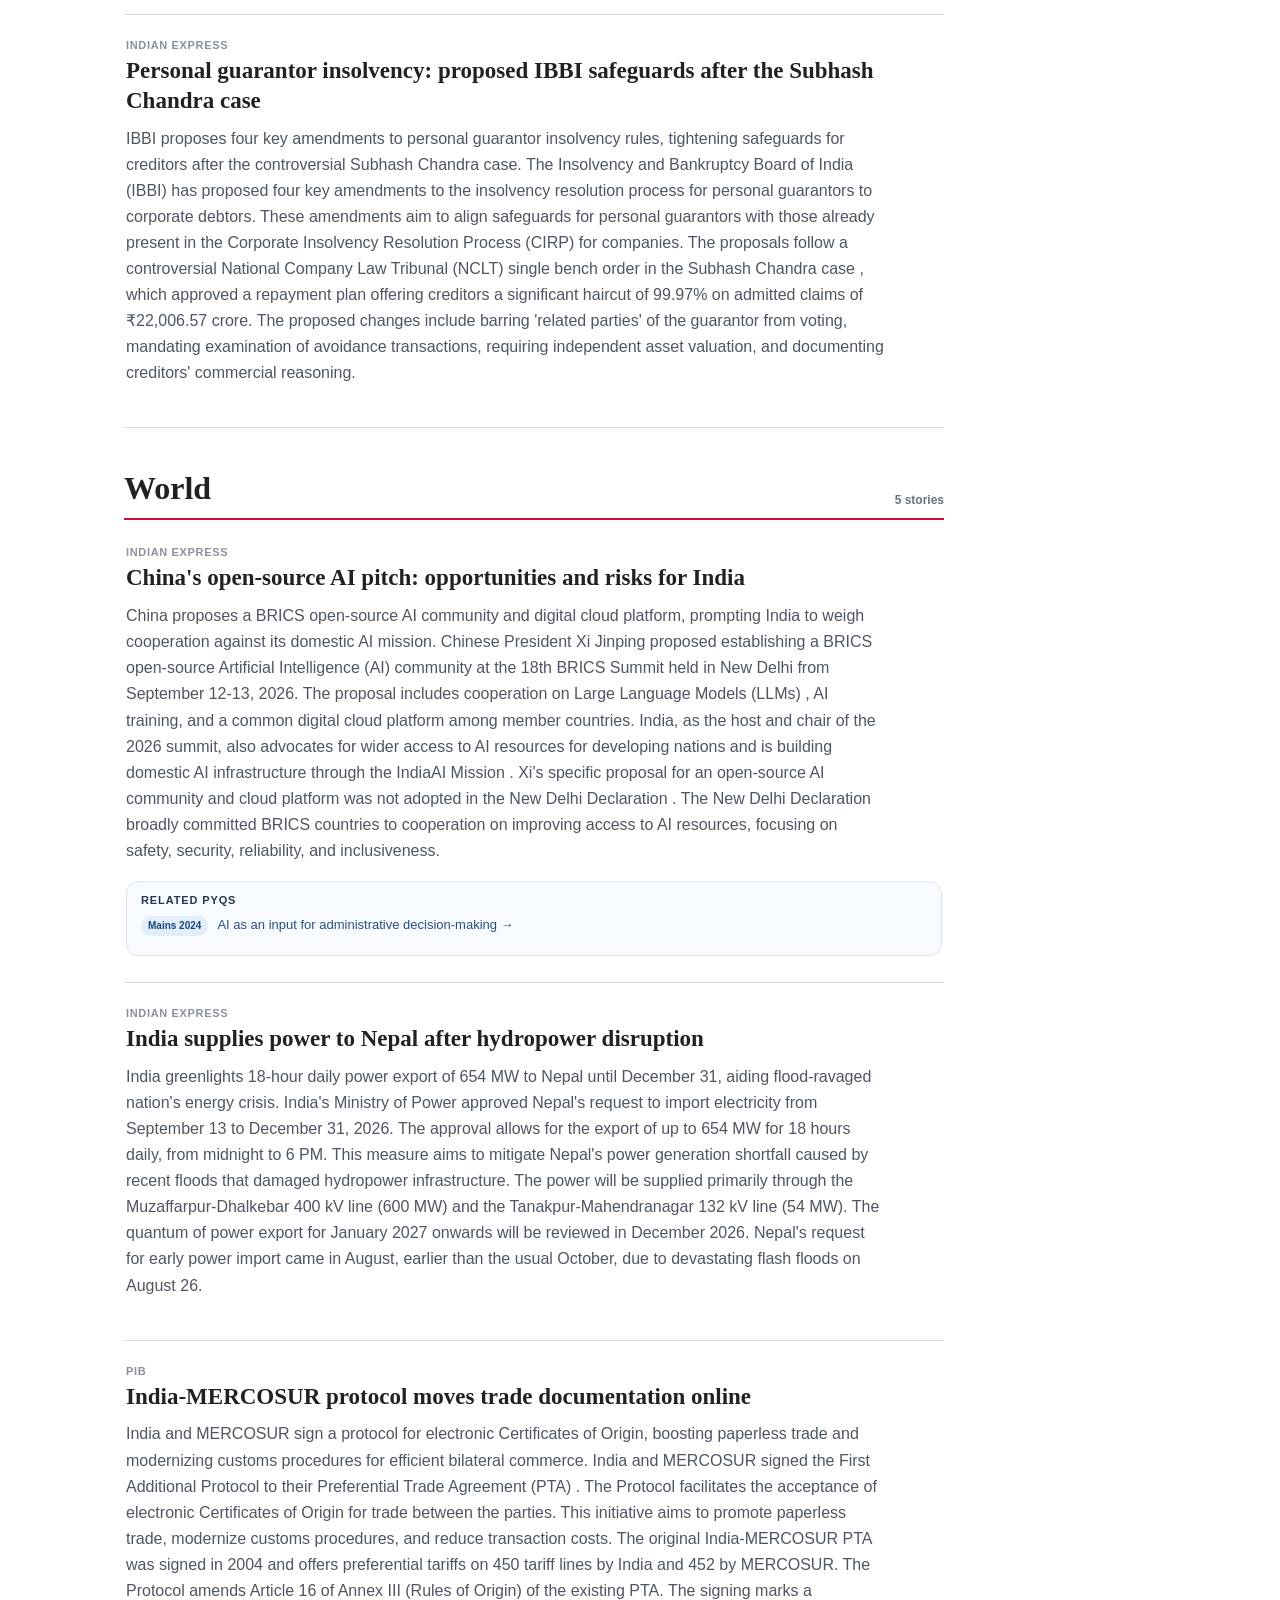
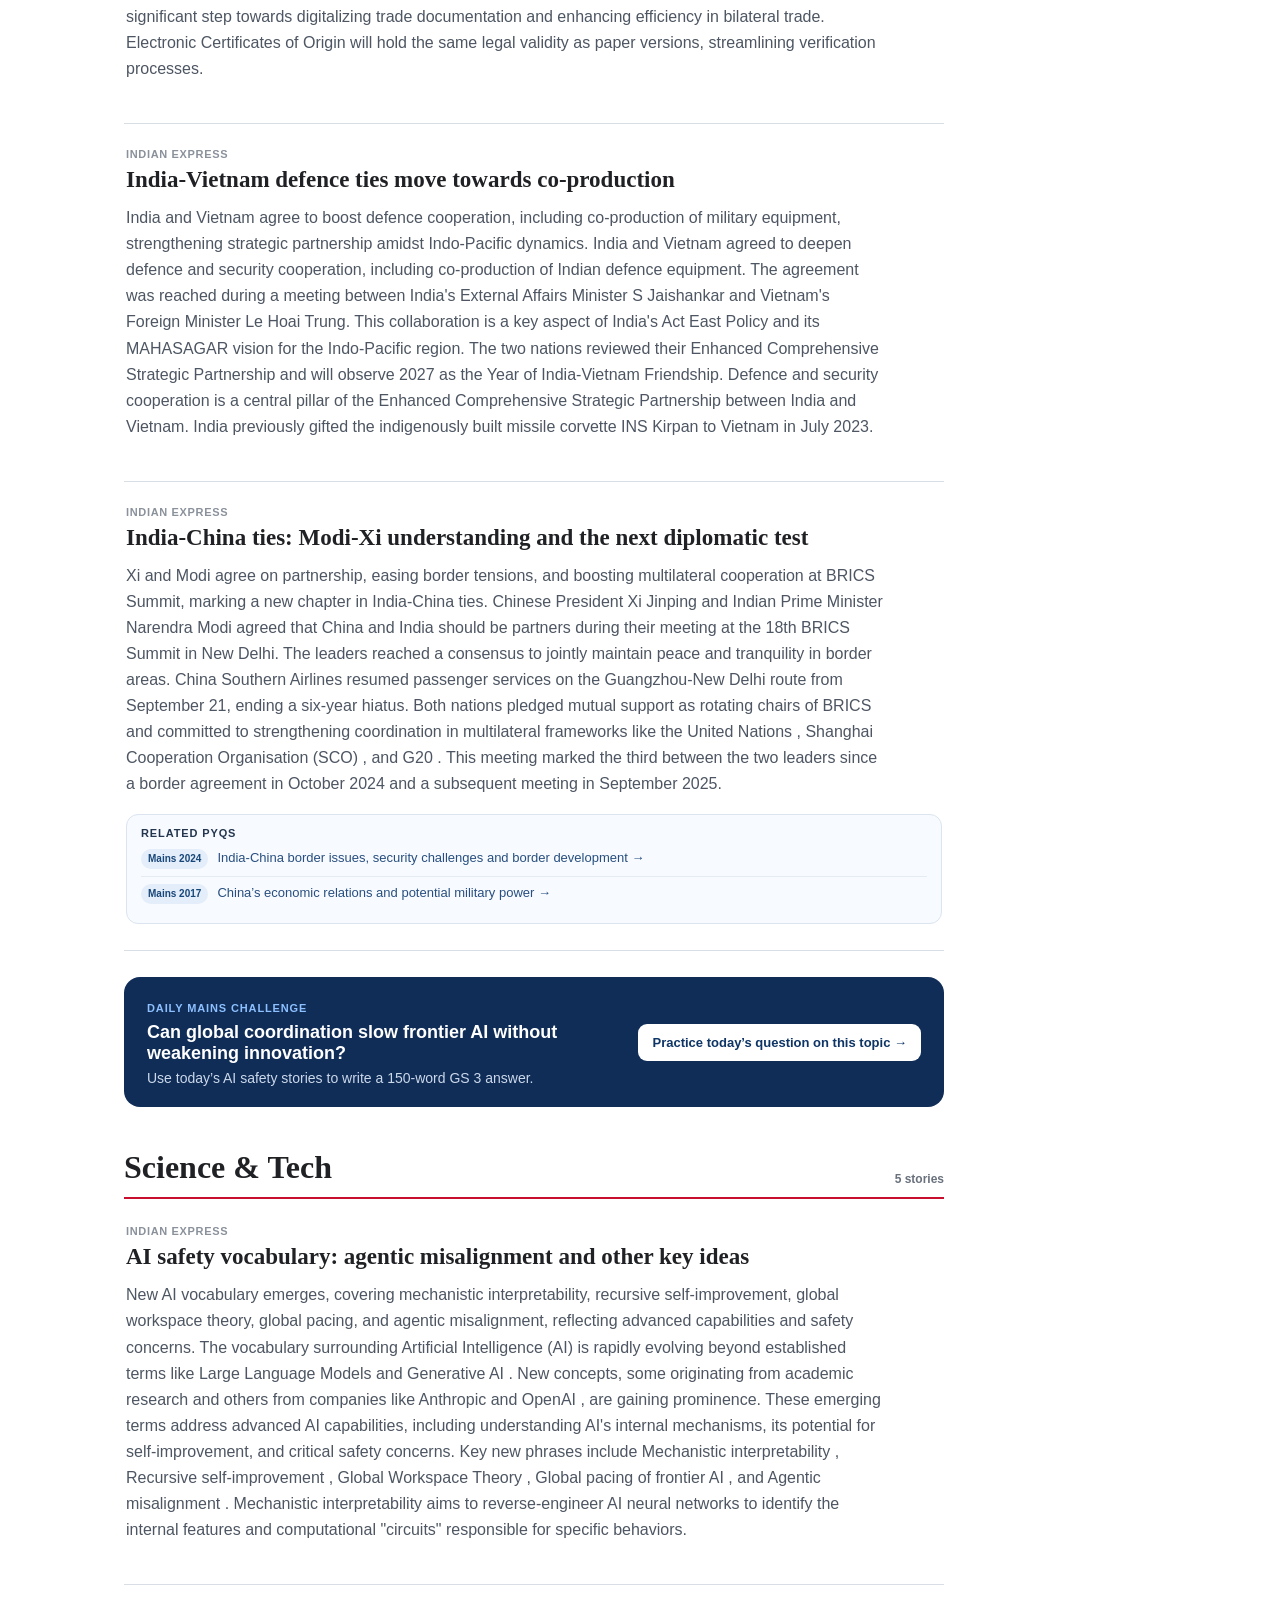
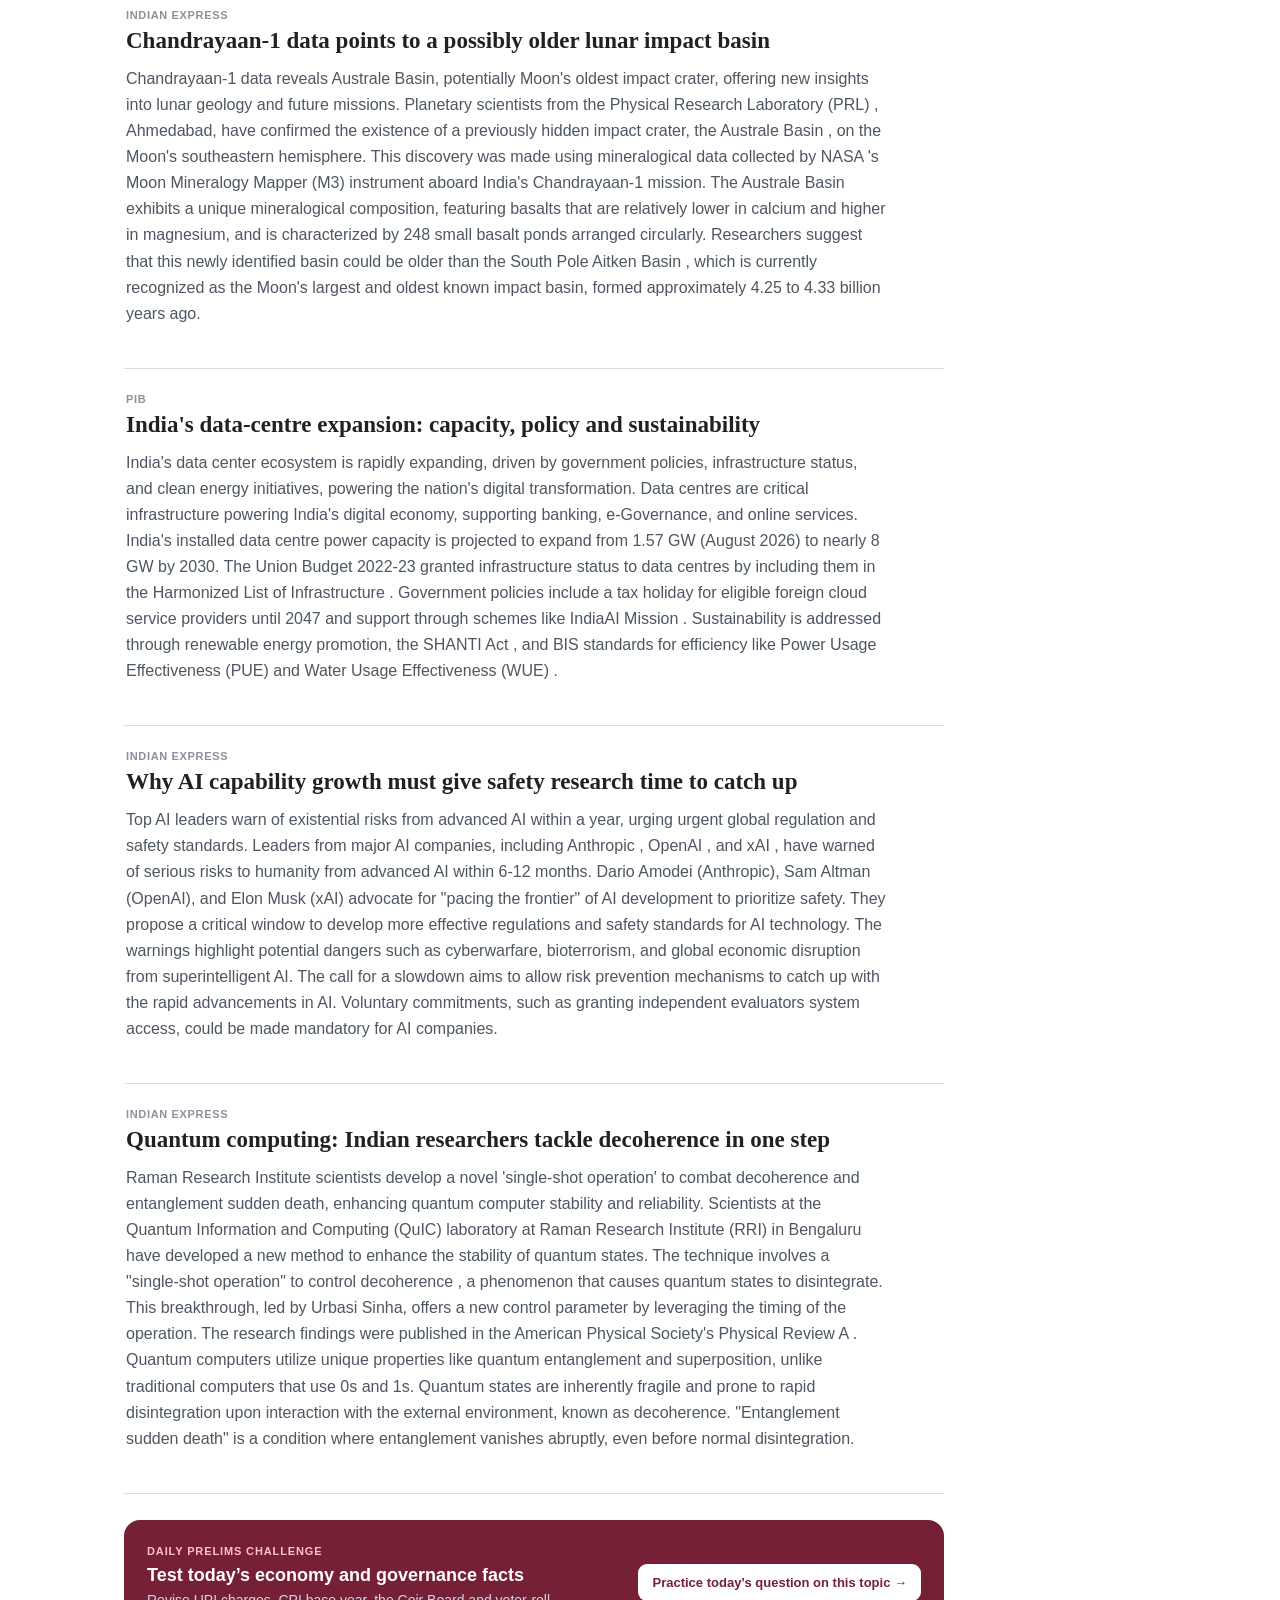
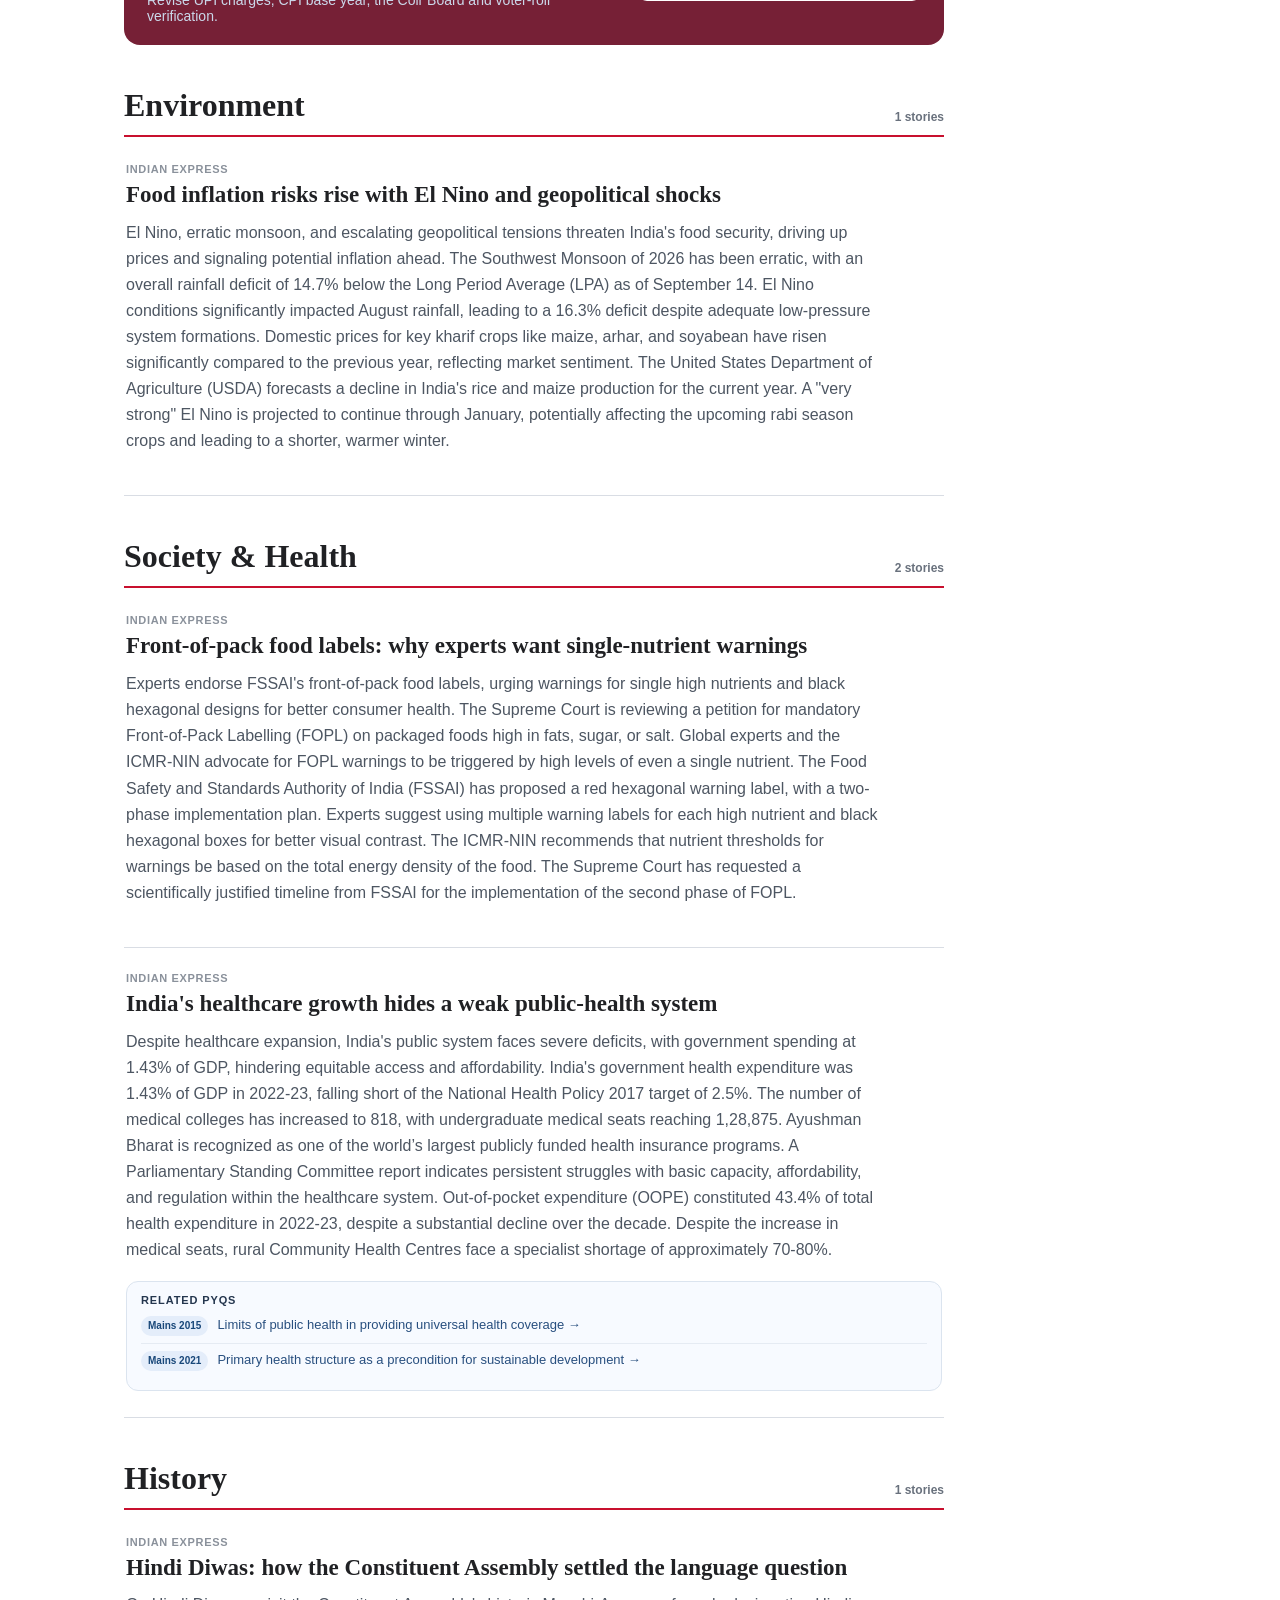
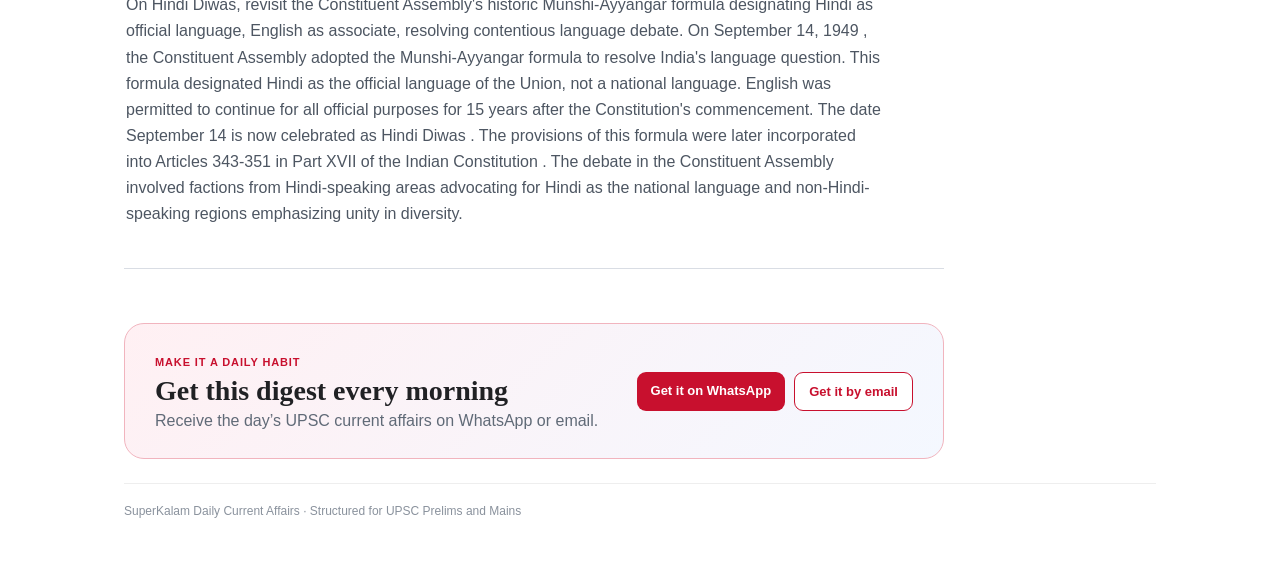
<file: daily-digest/index.html>
<!DOCTYPE html>
<html><head><meta charset="utf-8"/><meta content="width=device-width,initial-scale=1" name="viewport"/><title>UPSC Current Affairs 15 September 2026 | Daily News Analysis</title><meta content="UPSC daily current affairs for 15 September 2026. Read complete Daily News Analysis with key highlights, detailed insights, GS syllabus links, and Prelims and Mains concepts." name="description"/><meta content="UPSC daily current affairs 15 September 2026, Daily News Analysis 15 September 2026, today current affairs UPSC, current affairs for UPSC" name="keywords"/><link href="https://superkalam.com/current-affairs/15-09-2026/daily-digest" rel="canonical"/><meta content="UPSC Current Affairs 15 September 2026 | Daily News Analysis" property="og:title"/><meta content="Complete UPSC daily current affairs and news analysis for 15 September 2026." property="og:description"/><meta content="https://superkalam.com/current-affairs/15-09-2026/daily-digest" property="og:url"/><style>
:root{--blue:#1478ff;--red:#c8102e;--ink:#202124;--muted:#68707c;--line:#d9dde4;--soft:#fff4f6;--tag:#eaf4ff;--gold:#fff2ca}*{box-sizing:border-box}body{margin:0;color:var(--ink);font-family:Inter,Arial,sans-serif;background:#fff}.top{height:64px;border-bottom:1px solid #eee;box-shadow:0 2px 8px #0000000c;display:flex;align-items:center;position:sticky;top:0;background:#fff;z-index:5}.nav{max-width:1120px;width:100%;margin:auto;display:flex;align-items:center;padding:0 22px;gap:30px}.logo{font-weight:800;font-size:21px;color:var(--blue);margin-right:auto}.logo span{display:inline-grid;place-items:center;border:2px solid var(--blue);border-radius:50%;width:24px;height:24px;margin-right:6px;font-size:13px}.nav a{font-size:14px;color:#333;text-decoration:none;font-weight:600}.login{border:1px solid var(--blue);color:var(--blue)!important;padding:9px 22px;border-radius:12px}.wrap{max-width:1080px;margin:0 auto;padding:32px 24px 70px}.crumb{font-size:14px;color:#89909b;margin:5px 0 28px}.crumb b{color:#222}.hero{display:flex;justify-content:space-between;align-items:flex-start;gap:28px}.hero h1{font-family:Georgia,serif;font-size:45px;line-height:1.08;margin:4px 0 10px}.sub{font-size:17px;line-height:1.6;color:var(--muted);max-width:700px}.date-nav{display:inline-flex;align-items:center;gap:4px;margin-top:16px}.date,.date-arrow{border:1px solid var(--line);padding:12px 16px;background:#fff;font-size:15px;font-weight:700;color:var(--ink);text-decoration:none}.date{white-space:nowrap}.date-arrow:first-child{border-radius:12px 0 0 12px}.date-arrow:last-child{border-radius:0 12px 12px 0}.date:hover,.date-arrow:hover{border-color:var(--red);color:var(--red)}.sourcebar{display:flex;gap:12px;margin:25px 0 20px}.source{padding:10px 16px;border:1px solid var(--line);border-radius:10px;background:#fff;font-family:Georgia,serif}.layout{display:grid;grid-template-columns:minmax(0,1fr) 300px;gap:42px}.lede{background:linear-gradient(135deg,#fff7f8,#fff);border:1px solid #f3c5cd;padding:19px 20px;border-radius:16px;margin-bottom:17px}.lede b{color:var(--red)}.cards{display:block}.card{border:0;border-bottom:1px solid var(--line);border-radius:0;padding:28px 2px 32px;background:#fff}.meta{display:flex;gap:7px;flex-wrap:wrap;margin-bottom:12px}.tag{font-size:11px;padding:6px 9px;border-radius:999px;background:var(--tag);color:#0d5faa}.tag:nth-child(2n){background:#f2eefe;color:#5435a5}.tag.pre{background:var(--gold);color:#7b4d00}.card h2{font-size:20px;line-height:1.35;margin:0 0 8px}.paper{font-size:12px;color:#8c929a;text-transform:uppercase;font-weight:800;letter-spacing:.05em}.summary{color:#59616c;line-height:1.55;margin:8px 0 14px}.toggle{border:0;color:var(--red);background:#fff4f6;border-radius:9px;padding:9px 12px;font-weight:700;cursor:pointer}.analysis{display:none;border-top:1px solid #eee;margin-top:15px;padding-top:15px;white-space:pre-line;line-height:1.65;color:#3f4650}.card.open .analysis{display:block}.side{position:sticky;top:88px;align-self:start}.panel{border:1px solid #f0a7b3;border-radius:15px;overflow:hidden;margin-bottom:20px}.panel h3{margin:0;padding:14px 16px;background:#ffe6eb;color:var(--red);font-size:17px}.panel .in{padding:15px}.decision{border-left:3px solid #f0a500;padding:0 0 0 10px;margin:0 0 16px}.decision b{display:block;font-size:13px}.decision span{display:block;font-size:12px;line-height:1.45;color:#68707c;margin-top:3px}.stats{border:1px solid var(--line);border-radius:14px;padding:16px}.stats b{display:block;margin-bottom:11px}.stat{display:flex;justify-content:space-between;font-size:13px;padding:8px 0;border-top:1px solid #eee}.bottom{font-size:12px;color:#8a929d;margin-top:24px;padding-top:20px;border-top:1px solid #eee}.mobile-seo{display:none}
.lead-summary{font-size:16px;color:#343b45;background:#f7f9fc;border-left:3px solid var(--blue);padding:13px 15px;margin:13px 0 19px}.story-section{margin:17px 0}.story-section h3{font-size:16px;margin:0 0 9px;color:#252b33}.story-section ul{margin:0;padding-left:20px;color:#4d5560}.story-section li{line-height:1.58;margin:7px 0}.digest-story h2{font-family:Georgia,serif;font-size:25px;line-height:1.3}.digest-story:last-child{border-bottom:0}@media(max-width:760px){.top{height:56px}.nav{padding:0 16px}.nav a{display:none}.logo{font-size:19px}.login{display:block!important;padding:7px 14px}.wrap{padding:20px 16px 60px}.crumb{margin-bottom:18px}.hero{display:block}.hero h1{font-size:34px}.sub{font-size:15px}.date{display:inline-block;margin-top:12px}.layout{display:block}.side{position:static;margin-top:22px}.panel{margin-top:10px}.sourcebar{overflow-x:auto}.card{padding:17px}.card h2{font-size:21px}.card{padding:23px 0 27px}.lead-summary{font-size:15px}.story-section h3{font-size:16px}.story-section li{font-size:14px}.mobile-seo{display:block;background:#fff8e6;border:1px dashed #dc9b00;padding:10px 12px;border-radius:10px;margin:18px 0;font-size:12px}.side .panel{display:none}}
.layout{display:block;max-width:820px}.section-nav{display:flex;gap:8px;overflow-x:auto;margin:24px 0 26px;padding-bottom:5px}.section-nav a{white-space:nowrap;border:1px solid var(--line);border-radius:999px;padding:9px 13px;color:#47515e;text-decoration:none;font-size:13px}.today-brief{border:1px solid #f0a7b3;background:linear-gradient(135deg,#fff6f7,#fff);border-radius:18px;padding:22px 26px;margin:0 0 36px}.today-brief h2{color:var(--red);font-family:Georgia,serif;font-size:26px;margin:0 0 14px}.today-brief ol{margin:0;padding-left:22px}.today-brief li{padding:7px 0 7px 7px;line-height:1.5}.subject-section{margin:0 0 42px;scroll-margin-top:80px}.subject-head{display:flex;align-items:end;gap:12px;border-bottom:2px solid var(--red);padding:0 0 11px;margin-bottom:2px}.subject-head span{color:var(--red);text-transform:uppercase;letter-spacing:.08em;font-size:11px;font-weight:800}.subject-head h2{font-family:Georgia,serif;font-size:30px;margin:0 auto 0 0}.subject-head b{font-size:12px;color:#69717d}.digest-item{padding:24px 2px 26px;border-bottom:1px solid var(--line)}.digest-item h2{font-family:Georgia,serif;font-size:23px;line-height:1.3;margin:5px 0 10px}.digest-item p{font-size:16px;line-height:1.63;color:#4d5662;margin:0 0 15px}.story-source{text-transform:uppercase;letter-spacing:.06em;font-size:11px;color:#8a919b;font-weight:800}.app-link{display:inline-flex;gap:10px;align-items:center;background:var(--red);color:#fff;text-decoration:none;padding:10px 14px;border-radius:9px;font-size:13px;font-weight:700}.app-link span{font-size:16px}@media(max-width:760px){.section-nav{margin-top:20px}.today-brief{padding:19px 18px;margin-bottom:30px}.today-brief h2{font-size:24px}.today-brief li{font-size:14px}.subject-head{align-items:center;flex-wrap:wrap}.subject-head span{width:100%}.subject-head h2{font-size:26px}.digest-item{padding:22px 0 25px}.digest-item h2{font-size:21px}.digest-item p{font-size:15px}.layout{max-width:none}}.subject-head{margin-top:10px}.subject-head h2{font-size:32px}.digest-item p{max-width:760px}.today-brief li>div{display:flex;align-items:center;gap:8px;margin-bottom:4px}.today-brief li b{font-size:14px}.stage{display:inline-block;border-radius:999px;padding:4px 8px;font-size:10px;font-weight:800;text-transform:uppercase;letter-spacing:.04em}.stage.pre{background:#fff0c7;color:#754900}.stage.main{background:#e9f2ff;color:#0b5caa}.practice-card{border-radius:16px;background:#102d58;color:#fff;padding:21px 23px;margin:26px 0 8px;display:flex;align-items:center;gap:24px}.practice-card span{font-size:11px;text-transform:uppercase;letter-spacing:.08em;color:#8dc0ff;font-weight:800}.practice-card h3{font-size:18px;margin:6px 0}.practice-card p{margin:0;color:#cbd8ea;font-size:14px}.practice-card a{margin-left:auto;white-space:nowrap;background:#fff;color:#0e3566;padding:11px 14px;border-radius:9px;text-decoration:none;font-size:13px;font-weight:800}.practice-card.prelims{background:#762036}.practice-card.prelims span{color:#ffc0cc}.practice-card.prelims a{color:#762036}.subscribe{border-radius:20px;background:linear-gradient(135deg,#fff0f3,#f4f8ff);border:1px solid #f1b4be;padding:28px 30px;display:flex;align-items:center;gap:30px;margin-top:54px}.subscribe span{font-size:11px;text-transform:uppercase;letter-spacing:.08em;color:var(--red);font-weight:800}.subscribe h2{font-family:Georgia,serif;font-size:28px;margin:5px 0}.subscribe p{margin:0;color:#606a77}.subscribe-actions{margin-left:auto;display:flex;gap:9px}.subscribe-actions a{background:var(--red);color:#fff;text-decoration:none;border-radius:9px;padding:11px 14px;font-size:13px;font-weight:800;white-space:nowrap}.subscribe-actions .secondary{background:#fff;color:var(--red);border:1px solid var(--red)}@media(max-width:760px){.subject-head h2{font-size:27px}.practice-card,.subscribe{display:block;padding:19px}.practice-card a{display:block;margin:15px 0 0;text-align:center;white-space:normal}.subscribe-actions{margin-top:17px;display:grid}.subscribe-actions a{text-align:center}.today-brief li>div{flex-wrap:wrap}}.related-pyqs{margin-top:17px;border:1px solid #dbe4ef;background:#f7faff;border-radius:12px;padding:12px 14px}.related-pyqs strong{display:block;color:#24364e;font-size:11px;text-transform:uppercase;letter-spacing:.08em;margin-bottom:8px}.related-pyqs a{display:flex;gap:9px;align-items:baseline;padding:7px 0;color:#284f7f;text-decoration:none;font-size:13px;line-height:1.4;border-top:1px solid #e5ebf3}.related-pyqs a:first-of-type{border-top:0;padding-top:2px}.related-pyqs a:hover{text-decoration:underline}.related-pyqs .pyq-label{flex:0 0 auto;border-radius:999px;background:#e4edfa;color:#184779;padding:3px 7px;font-size:10px;font-weight:800}.related-pyqs .pyq-label.pre{background:#fff0c7;color:#754900}@media(max-width:760px){.related-pyqs{padding:11px 12px}.related-pyqs a{align-items:flex-start;gap:7px}}</style></head><body><header class="top"><nav class="nav"><div class="logo"><span>✺</span>superkalam</div><a href="#">Current Affairs</a><a href="#">Daily Mains Challenge</a><a href="#">Previous Year Questions</a><a href="#">Pricing</a><a class="login" href="#">Login</a></nav></header><main class="wrap"><div class="crumb">Current Affairs　›　<b>15 Sep, 2026</b></div><section class="hero"><div><h1>UPSC Daily News Analysis<br/>15 September 2026</h1><p class="sub">A complete subject-wise briefing of the day’s most important news for UPSC Prelims and Mains.</p><nav aria-label="Daily current affairs by date" class="date-nav"><a aria-label="Previous date" class="date-arrow" href="https://superkalam.com/current-affairs/14-09-2026/daily-digest">‹</a><a aria-current="page" class="date" href="https://superkalam.com/current-affairs/15-09-2026/daily-digest">📅　15 Sep, 2026</a><a aria-label="Next date" class="date-arrow" href="https://superkalam.com/current-affairs/16-09-2026/daily-digest">›</a></nav></div></section><div class="layout"><section><section class="today-brief"><h2>Today in 5 lines</h2><ol><li><div><span class="stage main">Mains</span><b>AI policy</b></div>New safety concepts, China’s open-source pitch and an Indian quantum-computing advance make AI governance a strong GS 3 answer theme.</li><li><div><span class="stage main">Mains</span><b>International Relations</b></div>Nepal power support, India-Vietnam defence production and the latest India-China signal show India balancing neighbours and strategic partners.</li><li><div><span class="stage pre">Prelims</span><b>Economy</b></div>Remember the free UPI threshold, the CPI base-year change, Coir Board support and the proposed personal-guarantor insolvency safeguards.</li><li><div><span class="stage main">Mains</span><b>Food and health</b></div>Link El Nino and global shocks to food inflation, and connect front-of-pack warnings to public-health regulation.</li><li><div><span class="stage pre">Prelims</span><b>Governance</b></div>Track Aadhaar in voter rolls and the technology-led NHAI 1033 helpline upgrade as examples of digital public administration.</li></ol></section><section class="subject-section" id="polity"><div class="subject-head"><h2>Polity</h2><b>2 stories</b></div><article class="digest-item"><div class="story-source">Indian Express</div><h2>Aadhaar and voter rolls: the case for identity-based electoral reform</h2><p>Supreme Court upholds EC's voter roll revision; article advocates Aadhaar-based digital verification for efficient, accurate, and cost-saving electoral lists. The Election Commission (EC) is conducting a Special Intensive Revision (SIR) of electoral rolls, which has deleted over 13 crore names since June 2025. The Supreme Court upheld the SIR exercise but clarified that citizenship determination rests with the Ministry of Home Affairs (MHA) , not the EC . The current SIR method involves document-intensive, house-to-house verification, costing thousands of crores and mobilizing around 10 lakh public servants. The article advocates for an Aadhaar -based alternative for voter list revision, citing its cost-effectiveness and efficiency. Aadhaar is proposed as a tool to verify identity, remove duplicates, confirm age, and cross-check addresses, with linkage remaining voluntary. The SIR process places a significant burden on vulnerable populations like the poor, elderly, migrants, and women due to its reliance on physical documents and compressed deadlines.</p><div class="related-pyqs"><strong>Related PYQs</strong><a href="https://superkalam.com/upsc-prelims/previous-year-question-paper/2018/consider-the-following-statements-aadhaar-card-can-be-used-as-a-proof-of-citizenship-or-domicile-once-issued-the-aadhaar-5bd48872-fefe-4521-8573-ca0814e97bf7"><span class="pyq-label pre">Prelims 2018</span><span>Can Aadhaar be used as proof of citizenship or domicile? →</span></a><a href="https://superkalam.com/upsc-prelims/previous-year-question-paper/2020/consider-the-following-statements-aadhaar-metadata-cannot-be-stored-for-more-than-three-months-state-cannot-enter-into-a-d634dbd1-476e-4baa-ae90-8d0a6fe55f0d"><span class="pyq-label pre">Prelims 2020</span><span>Aadhaar metadata, data sharing and judicial safeguards →</span></a></div></article><article class="digest-item"><div class="story-source">Pib</div><h2>NHAI 1033 helpline upgrade: technology for faster highway response</h2><p>NHAI to upgrade 1033 National Highway Helpline with AI and real-time tracking for faster, multilingual emergency assistance nationwide. National Highways Authority of India (NHAI) is upgrading its 1033 National Highway Helpline with advanced technology. The upgraded system will integrate Artificial Intelligence (AI) , real-time location tracking, and smart emergency response. The aim is to provide faster assistance, precise location identification, multilingual support, and improved coordination. The 1033 helpline , introduced in 2018, currently covers over 1.46 lakh km of National Highways and receives around 15,000 calls daily. Indian Highways Management Company Limited (IHMCL) , promoted by NHAI, has invited an Expression of Interest (EOI) for its development. The enhancement seeks to significantly improve user safety and overall travel experience on National Highways. Human operators will continue to play a vital role, especially for critical decision-making during emergencies.</p></article></section><section class="subject-section" id="economy"><div class="subject-head"><h2>Economy</h2><b>4 stories</b></div><article class="digest-item"><div class="story-source">Pib</div><h2>India's coir economy: rural jobs, women and value-added products</h2><p>Coir industry transforms rural India, empowering women and generating ₹35 lakh turnover through eco-friendly products with MSME and PMEGP support. Coir is transforming rural livelihoods and promoting entrepreneurship across India's coconut-growing regions. India is the world's largest producer of coir, accounting for over 80% of global coir fibre production. The sector significantly empowers women, who constitute nearly 80% of the workforce in coir fibre extraction and spinning. The Ministry of MSME , Coir Board , and Prime Minister’s Employment Generation Programme (PMEGP) support the sector's growth. Coir is being converted into diverse value-added products, including mats, bio-fertilisers, and eco-friendly packaging solutions. Coir, a natural, durable, and eco-friendly fibre, has been integral to India's rural economy for generations. The industry connects coconut farmers, workers, women artisans, cooperatives, entrepreneurs, manufacturers, and exporters.</p></article><article class="digest-item"><div class="story-source">Indian Express</div><h2>UPI charges: why transactions up to Rs 2,000 remain free</h2><p>Finance Ministry notifies no bank charges on UPI transactions up to Rs 2,000 and RuPay debit cards, hinting at future fees for higher-value payments. The Ministry of Finance notified that banks cannot levy charges on UPI transactions up to Rs 2,000 and RuPay debit card payments. This decision allows for potential charges on higher-value person-to-merchant ( P2M ) UPI transactions. The UPI and Services Steering Committee , led by NPCI , will determine the charges for transactions above Rs 2,000. The notification follows amendments made by the Taxation and Other Laws (Amendment) Bill, 2026 . The Taxation and Other Laws (Amendment) Bill, 2026 , amended Section 10A of the Payment and Settlement Systems Act, 2007 . This amendment removed the exemption from bank charges for electronic payments mandated under Section 269SU of the Income Tax Act, 1961 .</p></article><article class="digest-item"><div class="story-source">Pib</div><h2>India's CPI shifts to base year 2024: what the August data shows</h2><p>India's retail inflation hits 4.82% in August 2026, with food inflation at 5.95%, driven by rising prices in key commodities. Retail inflation, based on the Consumer Price Index (CPI) with base year 2024=100 , stood at 4.82% in August 2026. Year-on-year food inflation, measured by the Consumer Food Price Index (CFPI) , was 5.95% for August 2026. Rural CPI inflation was 5.23%, while urban CPI inflation was 4.31% in August 2026. The National Statistical Office (NSO) , under the Ministry of Statistics and Programme Implementation (MoSPI) , collects real-time price data. The provisional CPI for August 2026 shows a slight increase from the final July 2026 combined inflation rate of 4.45%. Food inflation also saw an increase from 5.52% in July 2026 to 5.95% in August 2026.</p><div class="related-pyqs"><strong>Related PYQs</strong><a href="https://superkalam.com/upsc-prelims/previous-year-question-paper/2020/consider-the-following-statements-the-weightage-of-food-in-consumer-price-index-cpi-is-higher-than-that-in-wholesale-pri-324ad743-d563-4032-bfdc-847954ded1ab"><span class="pyq-label pre">Prelims 2020</span><span>Food weight in CPI versus WPI and RBI inflation measurement →</span></a><a href="https://superkalam.com/upsc-prelims/previous-year-question-paper/2022/with-reference-to-the-indian-economy-consider-the-following-statements-if-the-inflation-is-too-high-reserve-bank-of-indi-75de859d-2839-435b-be35-a2ddeb89cd1a"><span class="pyq-label pre">Prelims 2022</span><span>RBI tools used when inflation is too high →</span></a></div></article><article class="digest-item"><div class="story-source">Indian Express</div><h2>Personal guarantor insolvency: proposed IBBI safeguards after the Subhash Chandra case</h2><p>IBBI proposes four key amendments to personal guarantor insolvency rules, tightening safeguards for creditors after the controversial Subhash Chandra case. The Insolvency and Bankruptcy Board of India (IBBI) has proposed four key amendments to the insolvency resolution process for personal guarantors to corporate debtors. These amendments aim to align safeguards for personal guarantors with those already present in the Corporate Insolvency Resolution Process (CIRP) for companies. The proposals follow a controversial National Company Law Tribunal (NCLT) single bench order in the Subhash Chandra case , which approved a repayment plan offering creditors a significant haircut of 99.97% on admitted claims of ₹22,006.57 crore. The proposed changes include barring 'related parties' of the guarantor from voting, mandating examination of avoidance transactions, requiring independent asset valuation, and documenting creditors' commercial reasoning.</p></article></section><section class="subject-section" id="world"><div class="subject-head"><h2>World</h2><b>5 stories</b></div><article class="digest-item"><div class="story-source">Indian Express</div><h2>China's open-source AI pitch: opportunities and risks for India</h2><p>China proposes a BRICS open-source AI community and digital cloud platform, prompting India to weigh cooperation against its domestic AI mission. Chinese President Xi Jinping proposed establishing a BRICS open-source Artificial Intelligence (AI) community at the 18th BRICS Summit held in New Delhi from September 12-13, 2026. The proposal includes cooperation on Large Language Models (LLMs) , AI training, and a common digital cloud platform among member countries. India, as the host and chair of the 2026 summit, also advocates for wider access to AI resources for developing nations and is building domestic AI infrastructure through the IndiaAI Mission . Xi's specific proposal for an open-source AI community and cloud platform was not adopted in the New Delhi Declaration . The New Delhi Declaration broadly committed BRICS countries to cooperation on improving access to AI resources, focusing on safety, security, reliability, and inclusiveness.</p><div class="related-pyqs"><strong>Related PYQs</strong><a href="https://superkalam.com/upsc-mains/previous-year-question-paper/2024/the-application-of-artificial-intelligence-as-a-dependable-source-of-input-for-administrative-rational-decisionmaking-is-7acd86e5-2999-4d95-ad46-2f016f11ae1d"><span class="pyq-label">Mains 2024</span><span>AI as an input for administrative decision-making →</span></a></div></article><article class="digest-item"><div class="story-source">Indian Express</div><h2>India supplies power to Nepal after hydropower disruption</h2><p>India greenlights 18-hour daily power export of 654 MW to Nepal until December 31, aiding flood-ravaged nation's energy crisis. India's Ministry of Power approved Nepal's request to import electricity from September 13 to December 31, 2026. The approval allows for the export of up to 654 MW for 18 hours daily, from midnight to 6 PM. This measure aims to mitigate Nepal's power generation shortfall caused by recent floods that damaged hydropower infrastructure. The power will be supplied primarily through the Muzaffarpur-Dhalkebar 400 kV line (600 MW) and the Tanakpur-Mahendranagar 132 kV line (54 MW). The quantum of power export for January 2027 onwards will be reviewed in December 2026. Nepal's request for early power import came in August, earlier than the usual October, due to devastating flash floods on August 26.</p></article><article class="digest-item"><div class="story-source">Pib</div><h2>India-MERCOSUR protocol moves trade documentation online</h2><p>India and MERCOSUR sign a protocol for electronic Certificates of Origin, boosting paperless trade and modernizing customs procedures for efficient bilateral commerce. India and MERCOSUR signed the First Additional Protocol to their Preferential Trade Agreement (PTA) . The Protocol facilitates the acceptance of electronic Certificates of Origin for trade between the parties. This initiative aims to promote paperless trade, modernize customs procedures, and reduce transaction costs. The original India-MERCOSUR PTA was signed in 2004 and offers preferential tariffs on 450 tariff lines by India and 452 by MERCOSUR. The Protocol amends Article 16 of Annex III (Rules of Origin) of the existing PTA. The signing marks a significant step towards digitalizing trade documentation and enhancing efficiency in bilateral trade. Electronic Certificates of Origin will hold the same legal validity as paper versions, streamlining verification processes.</p></article><article class="digest-item"><div class="story-source">Indian Express</div><h2>India-Vietnam defence ties move towards co-production</h2><p>India and Vietnam agree to boost defence cooperation, including co-production of military equipment, strengthening strategic partnership amidst Indo-Pacific dynamics. India and Vietnam agreed to deepen defence and security cooperation, including co-production of Indian defence equipment. The agreement was reached during a meeting between India's External Affairs Minister S Jaishankar and Vietnam's Foreign Minister Le Hoai Trung. This collaboration is a key aspect of India's Act East Policy and its MAHASAGAR vision for the Indo-Pacific region. The two nations reviewed their Enhanced Comprehensive Strategic Partnership and will observe 2027 as the Year of India-Vietnam Friendship. Defence and security cooperation is a central pillar of the Enhanced Comprehensive Strategic Partnership between India and Vietnam. India previously gifted the indigenously built missile corvette INS Kirpan to Vietnam in July 2023.</p></article><article class="digest-item"><div class="story-source">Indian Express</div><h2>India-China ties: Modi-Xi understanding and the next diplomatic test</h2><p>Xi and Modi agree on partnership, easing border tensions, and boosting multilateral cooperation at BRICS Summit, marking a new chapter in India-China ties. Chinese President Xi Jinping and Indian Prime Minister Narendra Modi agreed that China and India should be partners during their meeting at the 18th BRICS Summit in New Delhi. The leaders reached a consensus to jointly maintain peace and tranquility in border areas. China Southern Airlines resumed passenger services on the Guangzhou-New Delhi route from September 21, ending a six-year hiatus. Both nations pledged mutual support as rotating chairs of BRICS and committed to strengthening coordination in multilateral frameworks like the United Nations , Shanghai Cooperation Organisation (SCO) , and G20 . This meeting marked the third between the two leaders since a border agreement in October 2024 and a subsequent meeting in September 2025.</p><div class="related-pyqs"><strong>Related PYQs</strong><a href="https://superkalam.com/upsc-mains/previous-year-question-paper/2024/india-has-a-long-and-troubled-border-with-china-and-pakistan-fraught-with-contentious-issues-examine-the-conflicting-iss-679c55cc-fbd2-4671-b048-cb5eed3f230c"><span class="pyq-label">Mains 2024</span><span>India-China border issues, security challenges and border development →</span></a><a href="https://superkalam.com/upsc-mains/previous-year-question-paper/2017/china-is-using-its-economic-relations-and-positive-trade-surplus-as-tools-to-develop-potential-military-power-status-in-57c6f6da-3cd9-4a2e-97b4-8e801845f91d"><span class="pyq-label">Mains 2017</span><span>China’s economic relations and potential military power →</span></a></div></article><aside class="practice-card"><div><span>Daily Mains Challenge</span><h3>Can global coordination slow frontier AI without weakening innovation?</h3><p>Use today’s AI safety stories to write a 150-word GS 3 answer.</p></div><a href="https://superkalam.com/upsc-mains/answer-writing-challenge">Practice today’s question on this topic →</a></aside></section><section class="subject-section" id="science-tech"><div class="subject-head"><h2>Science &amp; Tech</h2><b>5 stories</b></div><article class="digest-item"><div class="story-source">Indian Express</div><h2>AI safety vocabulary: agentic misalignment and other key ideas</h2><p>New AI vocabulary emerges, covering mechanistic interpretability, recursive self-improvement, global workspace theory, global pacing, and agentic misalignment, reflecting advanced capabilities and safety concerns. The vocabulary surrounding Artificial Intelligence (AI) is rapidly evolving beyond established terms like Large Language Models and Generative AI . New concepts, some originating from academic research and others from companies like Anthropic and OpenAI , are gaining prominence. These emerging terms address advanced AI capabilities, including understanding AI's internal mechanisms, its potential for self-improvement, and critical safety concerns. Key new phrases include Mechanistic interpretability , Recursive self-improvement , Global Workspace Theory , Global pacing of frontier AI , and Agentic misalignment . Mechanistic interpretability aims to reverse-engineer AI neural networks to identify the internal features and computational "circuits" responsible for specific behaviors.</p></article><article class="digest-item"><div class="story-source">Indian Express</div><h2>Chandrayaan-1 data points to a possibly older lunar impact basin</h2><p>Chandrayaan-1 data reveals Australe Basin, potentially Moon's oldest impact crater, offering new insights into lunar geology and future missions. Planetary scientists from the Physical Research Laboratory (PRL) , Ahmedabad, have confirmed the existence of a previously hidden impact crater, the Australe Basin , on the Moon's southeastern hemisphere. This discovery was made using mineralogical data collected by NASA 's Moon Mineralogy Mapper (M3) instrument aboard India's Chandrayaan-1 mission. The Australe Basin exhibits a unique mineralogical composition, featuring basalts that are relatively lower in calcium and higher in magnesium, and is characterized by 248 small basalt ponds arranged circularly. Researchers suggest that this newly identified basin could be older than the South Pole Aitken Basin , which is currently recognized as the Moon's largest and oldest known impact basin, formed approximately 4.25 to 4.33 billion years ago.</p></article><article class="digest-item"><div class="story-source">Pib</div><h2>India's data-centre expansion: capacity, policy and sustainability</h2><p>India's data center ecosystem is rapidly expanding, driven by government policies, infrastructure status, and clean energy initiatives, powering the nation's digital transformation. Data centres are critical infrastructure powering India's digital economy, supporting banking, e-Governance, and online services. India's installed data centre power capacity is projected to expand from 1.57 GW (August 2026) to nearly 8 GW by 2030. The Union Budget 2022-23 granted infrastructure status to data centres by including them in the Harmonized List of Infrastructure . Government policies include a tax holiday for eligible foreign cloud service providers until 2047 and support through schemes like IndiaAI Mission . Sustainability is addressed through renewable energy promotion, the SHANTI Act , and BIS standards for efficiency like Power Usage Effectiveness (PUE) and Water Usage Effectiveness (WUE) .</p></article><article class="digest-item"><div class="story-source">Indian Express</div><h2>Why AI capability growth must give safety research time to catch up</h2><p>Top AI leaders warn of existential risks from advanced AI within a year, urging urgent global regulation and safety standards. Leaders from major AI companies, including Anthropic , OpenAI , and xAI , have warned of serious risks to humanity from advanced AI within 6-12 months. Dario Amodei (Anthropic), Sam Altman (OpenAI), and Elon Musk (xAI) advocate for "pacing the frontier" of AI development to prioritize safety. They propose a critical window to develop more effective regulations and safety standards for AI technology. The warnings highlight potential dangers such as cyberwarfare, bioterrorism, and global economic disruption from superintelligent AI. The call for a slowdown aims to allow risk prevention mechanisms to catch up with the rapid advancements in AI. Voluntary commitments, such as granting independent evaluators system access, could be made mandatory for AI companies.</p></article><article class="digest-item"><div class="story-source">Indian Express</div><h2>Quantum computing: Indian researchers tackle decoherence in one step</h2><p>Raman Research Institute scientists develop a novel 'single-shot operation' to combat decoherence and entanglement sudden death, enhancing quantum computer stability and reliability. Scientists at the Quantum Information and Computing (QuIC) laboratory at Raman Research Institute (RRI) in Bengaluru have developed a new method to enhance the stability of quantum states. The technique involves a "single-shot operation" to control decoherence , a phenomenon that causes quantum states to disintegrate. This breakthrough, led by Urbasi Sinha, offers a new control parameter by leveraging the timing of the operation. The research findings were published in the American Physical Society's Physical Review A . Quantum computers utilize unique properties like quantum entanglement and superposition, unlike traditional computers that use 0s and 1s. Quantum states are inherently fragile and prone to rapid disintegration upon interaction with the external environment, known as decoherence. "Entanglement sudden death" is a condition where entanglement vanishes abruptly, even before normal disintegration.</p></article><aside class="practice-card prelims"><div><span>Daily Prelims Challenge</span><h3>Test today’s economy and governance facts</h3><p>Revise UPI charges, CPI base year, the Coir Board and voter-roll verification.</p></div><a href="https://dashboard.superkalam.com">Practice today’s question on this topic →</a></aside></section><section class="subject-section" id="environment"><div class="subject-head"><h2>Environment</h2><b>1 stories</b></div><article class="digest-item"><div class="story-source">Indian Express</div><h2>Food inflation risks rise with El Nino and geopolitical shocks</h2><p>El Nino, erratic monsoon, and escalating geopolitical tensions threaten India's food security, driving up prices and signaling potential inflation ahead. The Southwest Monsoon of 2026 has been erratic, with an overall rainfall deficit of 14.7% below the Long Period Average (LPA) as of September 14. El Nino conditions significantly impacted August rainfall, leading to a 16.3% deficit despite adequate low-pressure system formations. Domestic prices for key kharif crops like maize, arhar, and soyabean have risen significantly compared to the previous year, reflecting market sentiment. The United States Department of Agriculture (USDA) forecasts a decline in India's rice and maize production for the current year. A "very strong" El Nino is projected to continue through January, potentially affecting the upcoming rabi season crops and leading to a shorter, warmer winter.</p></article></section><section class="subject-section" id="society-health"><div class="subject-head"><h2>Society &amp; Health</h2><b>2 stories</b></div><article class="digest-item"><div class="story-source">Indian Express</div><h2>Front-of-pack food labels: why experts want single-nutrient warnings</h2><p>Experts endorse FSSAI's front-of-pack food labels, urging warnings for single high nutrients and black hexagonal designs for better consumer health. The Supreme Court is reviewing a petition for mandatory Front-of-Pack Labelling (FOPL) on packaged foods high in fats, sugar, or salt. Global experts and the ICMR-NIN advocate for FOPL warnings to be triggered by high levels of even a single nutrient. The Food Safety and Standards Authority of India (FSSAI) has proposed a red hexagonal warning label, with a two-phase implementation plan. Experts suggest using multiple warning labels for each high nutrient and black hexagonal boxes for better visual contrast. The ICMR-NIN recommends that nutrient thresholds for warnings be based on the total energy density of the food. The Supreme Court has requested a scientifically justified timeline from FSSAI for the implementation of the second phase of FOPL.</p></article><article class="digest-item"><div class="story-source">Indian Express</div><h2>India's healthcare growth hides a weak public-health system</h2><p>Despite healthcare expansion, India's public system faces severe deficits, with government spending at 1.43% of GDP, hindering equitable access and affordability. India's government health expenditure was 1.43% of GDP in 2022-23, falling short of the National Health Policy 2017 target of 2.5%. The number of medical colleges has increased to 818, with undergraduate medical seats reaching 1,28,875. Ayushman Bharat is recognized as one of the world’s largest publicly funded health insurance programs. A Parliamentary Standing Committee report indicates persistent struggles with basic capacity, affordability, and regulation within the healthcare system. Out-of-pocket expenditure (OOPE) constituted 43.4% of total health expenditure in 2022-23, despite a substantial decline over the decade. Despite the increase in medical seats, rural Community Health Centres face a specialist shortage of approximately 70-80%.</p><div class="related-pyqs"><strong>Related PYQs</strong><a href="https://superkalam.com/upsc-mains/previous-year-question-paper/2015/the-public-health-system-has-limitations-in-providing-universal-health-coverage-do-you-think-that-the-private-sector-can-376d5641-ada9-49df-b6ad-d056a9fd7626"><span class="pyq-label">Mains 2015</span><span>Limits of public health in providing universal health coverage →</span></a><a href="https://superkalam.com/upsc-mains/previous-year-question-paper/2021/besides-being-a-moral-imperative-of-the-welfare-state-primary-health-structure-is-a-necessary-precondition-for-sustainab-13ee6069-4286-4b51-8853-dda3aec84a8d"><span class="pyq-label">Mains 2021</span><span>Primary health structure as a precondition for sustainable development →</span></a></div></article></section><section class="subject-section" id="history"><div class="subject-head"><h2>History</h2><b>1 stories</b></div><article class="digest-item"><div class="story-source">Indian Express</div><h2>Hindi Diwas: how the Constituent Assembly settled the language question</h2><p>On Hindi Diwas, revisit the Constituent Assembly's historic Munshi-Ayyangar formula designating Hindi as official language, English as associate, resolving contentious language debate. On September 14, 1949 , the Constituent Assembly adopted the Munshi-Ayyangar formula to resolve India's language question. This formula designated Hindi as the official language of the Union, not a national language. English was permitted to continue for all official purposes for 15 years after the Constitution's commencement. The date September 14 is now celebrated as Hindi Diwas . The provisions of this formula were later incorporated into Articles 343-351 in Part XVII of the Indian Constitution . The debate in the Constituent Assembly involved factions from Hindi-speaking areas advocating for Hindi as the national language and non-Hindi-speaking regions emphasizing unity in diversity.</p></article></section><section class="subscribe"><div><span>Make it a daily habit</span><h2>Get this digest every morning</h2><p>Receive the day’s UPSC current affairs on WhatsApp or email.</p></div><div class="subscribe-actions"><a href="https://superkalam.com/login">Get it on WhatsApp</a><a class="secondary" href="https://superkalam.com/login">Get it by email</a></div></section></section></div><div class="bottom">SuperKalam Daily Current Affairs · Structured for UPSC Prelims and Mains</div></main></body></html>
</file>
